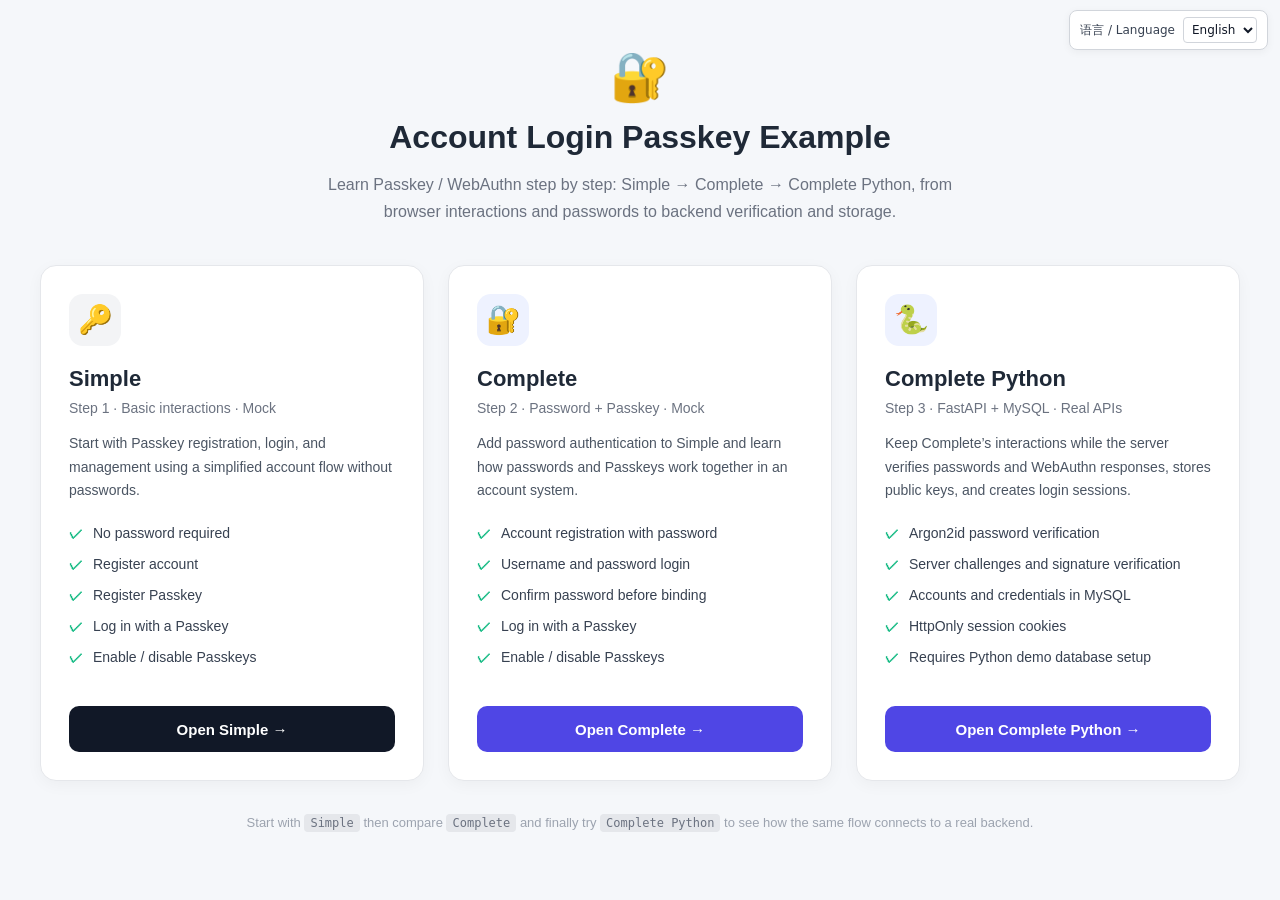
<file: index.html>
<!DOCTYPE html>
<html lang="zh-CN">
<head>
    <meta charset="UTF-8">

    <meta
            name="viewport"
            content="width=device-width, initial-scale=1.0"
    >

    <title>Account Login Passkey Example</title>

    <style>
        * {
            box-sizing: border-box;
        }

        html,
        body {
            margin: 0;
            padding: 0;
            min-height: 100%;
        }

        body {
            display: flex;
            align-items: center;
            justify-content: center;

            min-height: 100vh;
            padding: 24px;

            background: #f5f7fa;
            color: #1f2937;

            font-family: -apple-system,
            BlinkMacSystemFont,
            "Segoe UI",
            Roboto,
            "Helvetica Neue",
            Arial,
            sans-serif;
        }

        .container {
            width: 100%;
            max-width: 1200px;
        }

        .header {
            margin-bottom: 40px;
            text-align: center;
        }

        .logo {
            margin-bottom: 16px;

            font-size: 48px;
            line-height: 1;
        }

        .title {
            margin: 0 0 12px;

            font-size: 32px;
            font-weight: 700;
            line-height: 1.3;
        }

        .description {
            margin: 0 auto;

            max-width: 640px;

            color: #6b7280;

            font-size: 16px;
            line-height: 1.7;
        }

        .modes {
            display: grid;
            grid-template-columns: repeat(3, minmax(0, 1fr));
            gap: 24px;
        }

        .mode {
            display: flex;
            flex-direction: column;

            padding: 28px;

            background: #ffffff;

            border: 1px solid #e5e7eb;
            border-radius: 16px;

            box-shadow: 0 4px 16px rgba(0, 0, 0, 0.04);

            transition: transform 0.2s ease,
            box-shadow 0.2s ease;
        }

        .mode:hover {
            transform: translateY(-3px);

            box-shadow: 0 10px 28px rgba(0, 0, 0, 0.08);
        }

        .mode-icon {
            width: 52px;
            height: 52px;

            display: flex;
            align-items: center;
            justify-content: center;

            margin-bottom: 20px;

            background: #f3f4f6;

            border-radius: 14px;

            font-size: 28px;
        }

        .mode-title {
            margin: 0 0 8px;

            font-size: 22px;
            font-weight: 600;
        }

        .mode-subtitle {
            margin: 0 0 16px;

            color: #6b7280;

            font-size: 14px;
        }

        .mode-description {
            margin: 0 0 20px;

            color: #4b5563;

            font-size: 14px;
            line-height: 1.7;
        }

        .features {
            margin: 0 0 28px;
            padding: 0;

            list-style: none;
        }

        .features li {
            position: relative;

            margin-bottom: 10px;
            padding-left: 24px;

            color: #374151;

            font-size: 14px;
            line-height: 1.5;
        }

        .features li::before {
            content: "✓";

            position: absolute;
            left: 0;
            top: 0;

            color: #10b981;

            font-weight: 600;
        }

        .button {
            display: flex;
            align-items: center;
            justify-content: center;

            width: 100%;
            min-height: 46px;

            margin-top: auto;

            background: #111827;
            color: #ffffff;

            border: none;
            border-radius: 10px;

            font-size: 15px;
            font-weight: 600;

            text-decoration: none;

            transition: background 0.2s ease;
        }

        .button:hover {
            background: #374151;
        }

        .mode.complete .mode-icon {
            background: #eef2ff;
        }

        .mode.complete .button {
            background: #4f46e5;
        }

        .mode.complete .button:hover {
            background: #4338ca;
        }

        .footer {
            margin-top: 32px;

            text-align: center;

            color: #9ca3af;

            font-size: 13px;
            line-height: 1.6;
        }

        .footer code {
            padding: 2px 6px;

            background: #e5e7eb;

            border-radius: 4px;

            color: #6b7280;

            font-size: 12px;
        }

        @media (max-width: 900px) {
            body {
                padding: 20px;
            }

            .header {
                margin-bottom: 28px;
            }

            .title {
                font-size: 26px;
            }

            .modes {
                grid-template-columns: 1fr;
            }

            .mode {
                padding: 24px;
            }
        }
    </style>
    <script src="i18n.js" defer></script>
</head>

<body>

<div class="container">

    <header class="header">
        <div class="logo">
            🔐
        </div>

        <h1 class="title">
            Account Login Passkey Example
        </h1>

        <p class="description">
            Passkey / WebAuthn 登录示例。
            按 Simple → Complete → Complete Python 逐步学习，
            从浏览器交互、密码登录到真实后端验证与存储。
        </p>
    </header>

    <main class="modes">

        <!-- Simple -->
        <section class="mode">

            <div class="mode-icon">
                🔑
            </div>

            <h2 class="mode-title">
                Simple
            </h2>

            <p class="mode-subtitle">
                第一步 · 基础交互 · Mock
            </p>

            <p class="mode-description">
                最简单的 Passkey / WebAuthn 登录示例，
                不包含密码，专注理解 Passkey 的基本注册、
                登录和管理流程。
            </p>

            <ul class="features">
                <li>无需密码</li>
                <li>注册账户</li>
                <li>注册 Passkey</li>
                <li>使用 Passkey 登录</li>
                <li>启用 / 禁用 Passkey</li>
            </ul>

            <a
                    class="button"
                    target="_blank"
                    rel="noopener"
                    href="./simple/web/index.html"
            >
                进入 Simple →
            </a>

        </section>

        <!-- Complete -->
        <section class="mode complete">

            <div class="mode-icon">
                🔐
            </div>

            <h2 class="mode-title">
                Complete
            </h2>

            <p class="mode-subtitle">
                第二步 · 密码 + Passkey · Mock
            </p>

            <p class="mode-description">
                在 Simple 版本基础上增加密码认证，
                用于理解真实账户系统中密码与 Passkey
                如何配合使用。
            </p>

            <ul class="features">
                <li>账户注册 + 密码</li>
                <li>账户名 + 密码登录</li>
                <li>密码验证后注册 Passkey</li>
                <li>使用 Passkey 登录</li>
                <li>启用 / 禁用 Passkey</li>
            </ul>

            <a
                    class="button"
                    target="_blank"
                    rel="noopener"
                    href="./complete/web/index.html"
            >
                进入 Complete →
            </a>

        </section>

        <section class="mode complete">
            <div class="mode-icon">🐍</div>
            <h2 class="mode-title">Complete Python</h2>
            <p class="mode-subtitle">第三步 · FastAPI + MySQL · 真实接口</p>
            <p class="mode-description">
                保留 Complete 的账户交互，由服务器验证密码和 WebAuthn 响应，
                保存凭证公钥并建立真实登录 Session。
            </p>
            <ul class="features">
                <li>Argon2id 密码验证</li>
                <li>服务端 Challenge 与验签</li>
                <li>MySQL 保存账户和凭证</li>
                <li>HttpOnly Cookie 登录态</li>
                <li>需先完成 Python 示例数据库配置</li>
            </ul>
            <a class="button" target="_blank" rel="noopener" href="./complete-python/">
                进入 Complete Python →
            </a>
        </section>

    </main>

    <footer class="footer">
        <p>
            建议先体验
            <code>Simple</code>
            ，再对比
            <code>Complete</code>
            ，最后体验
            <code>Complete Python</code>
            ，了解同一套流程如何接入真实后端。
        </p>
    </footer>

</div>

</body>
</html>
</file>
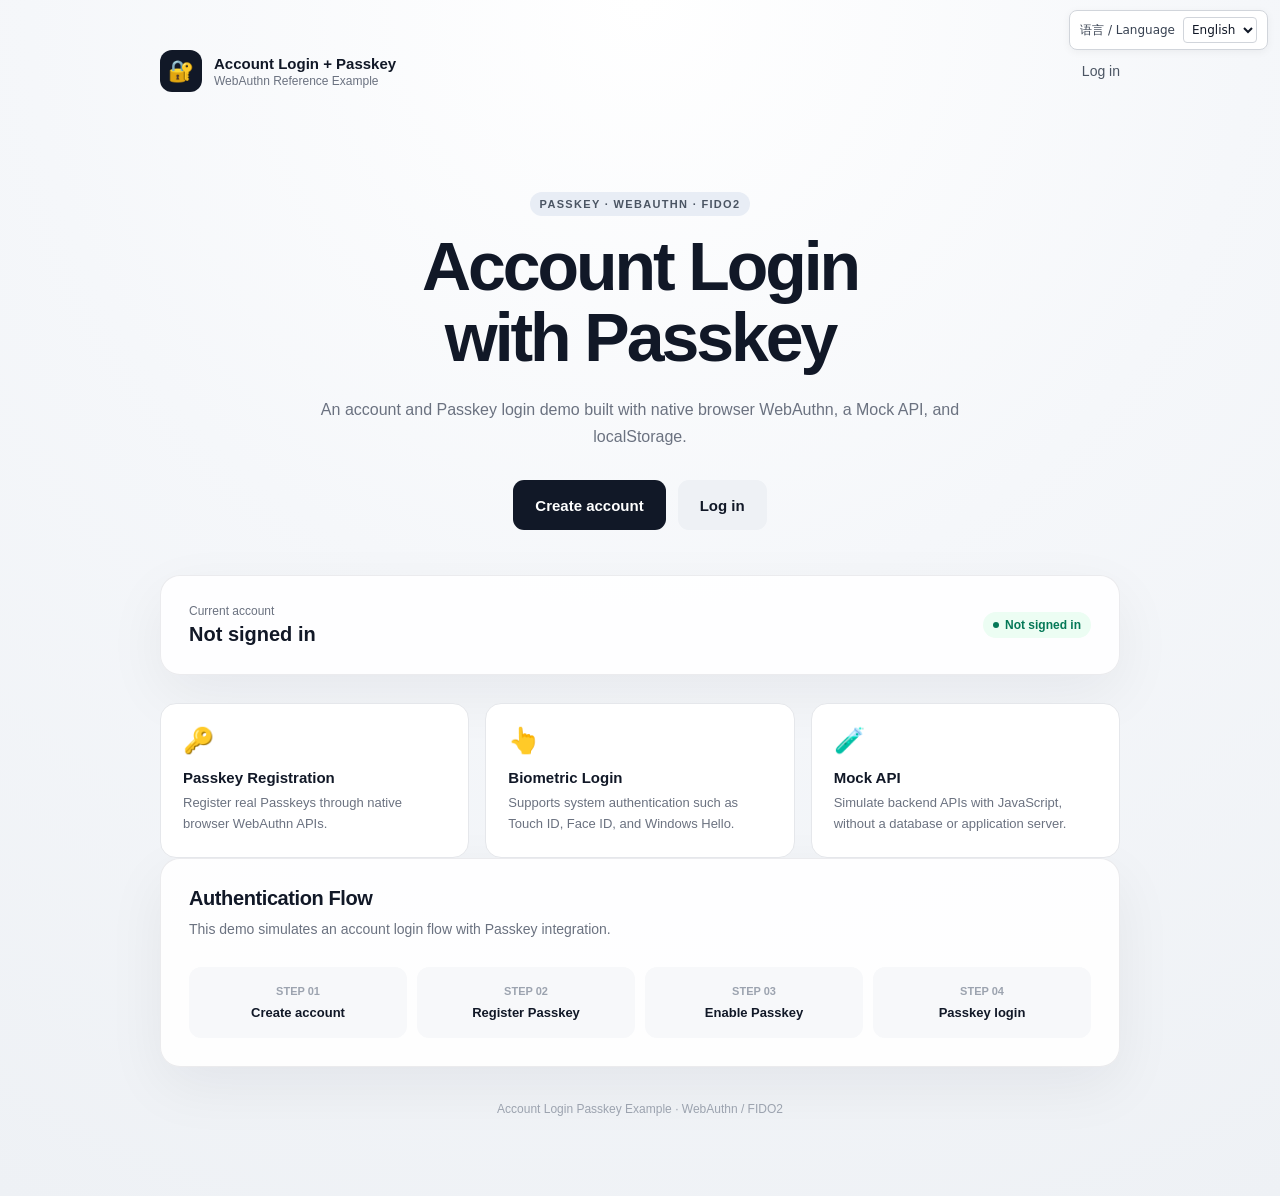
<file: complete/index.html>
<!doctype html>
<html lang="zh-CN">
<head>
    <meta charset="UTF-8">
    <meta name="viewport" content="width=device-width, initial-scale=1.0">
    <title>Account Login + Passkey Complete Example</title>
</head>
<body>
<script type="application/javascript">
    window.location.href = "./web/index.html";
</script>
</body>
</html>
</file>
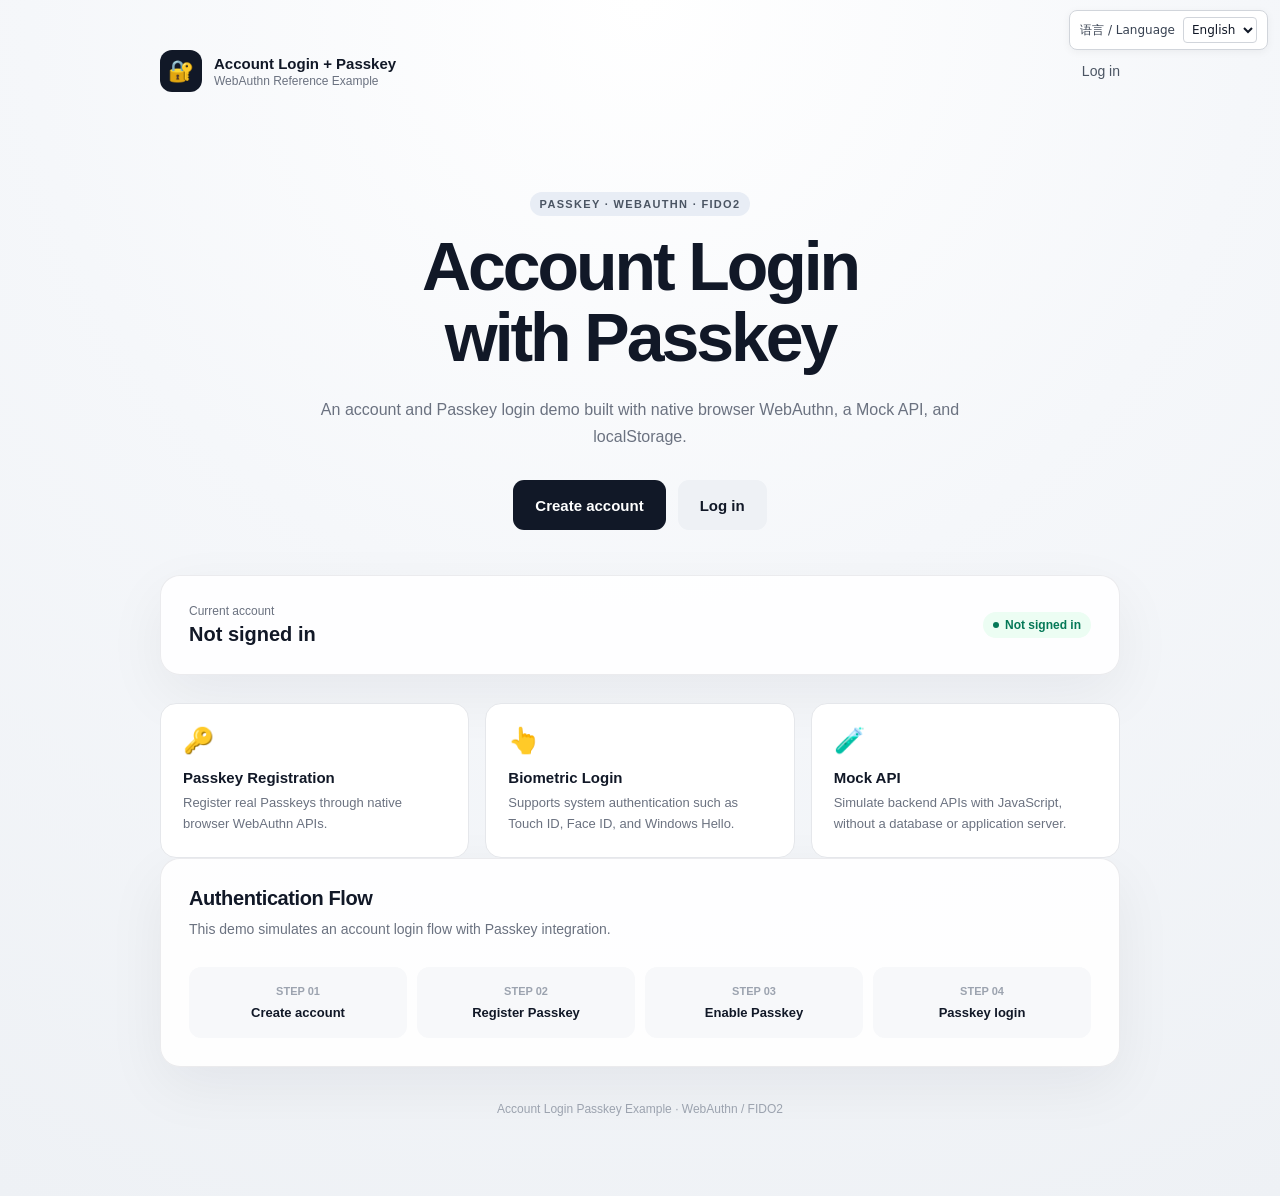
<file: simple/index.html>
<!doctype html>
<html lang="zh-CN">
<head>
    <meta charset="UTF-8">
    <meta name="viewport" content="width=device-width, initial-scale=1.0">
    <title>Account Login + Passkey Simple Example</title>
</head>
<body>
<script type="application/javascript">
    window.location.href = "./web/index.html";
</script>
</body>
</html>
</file>
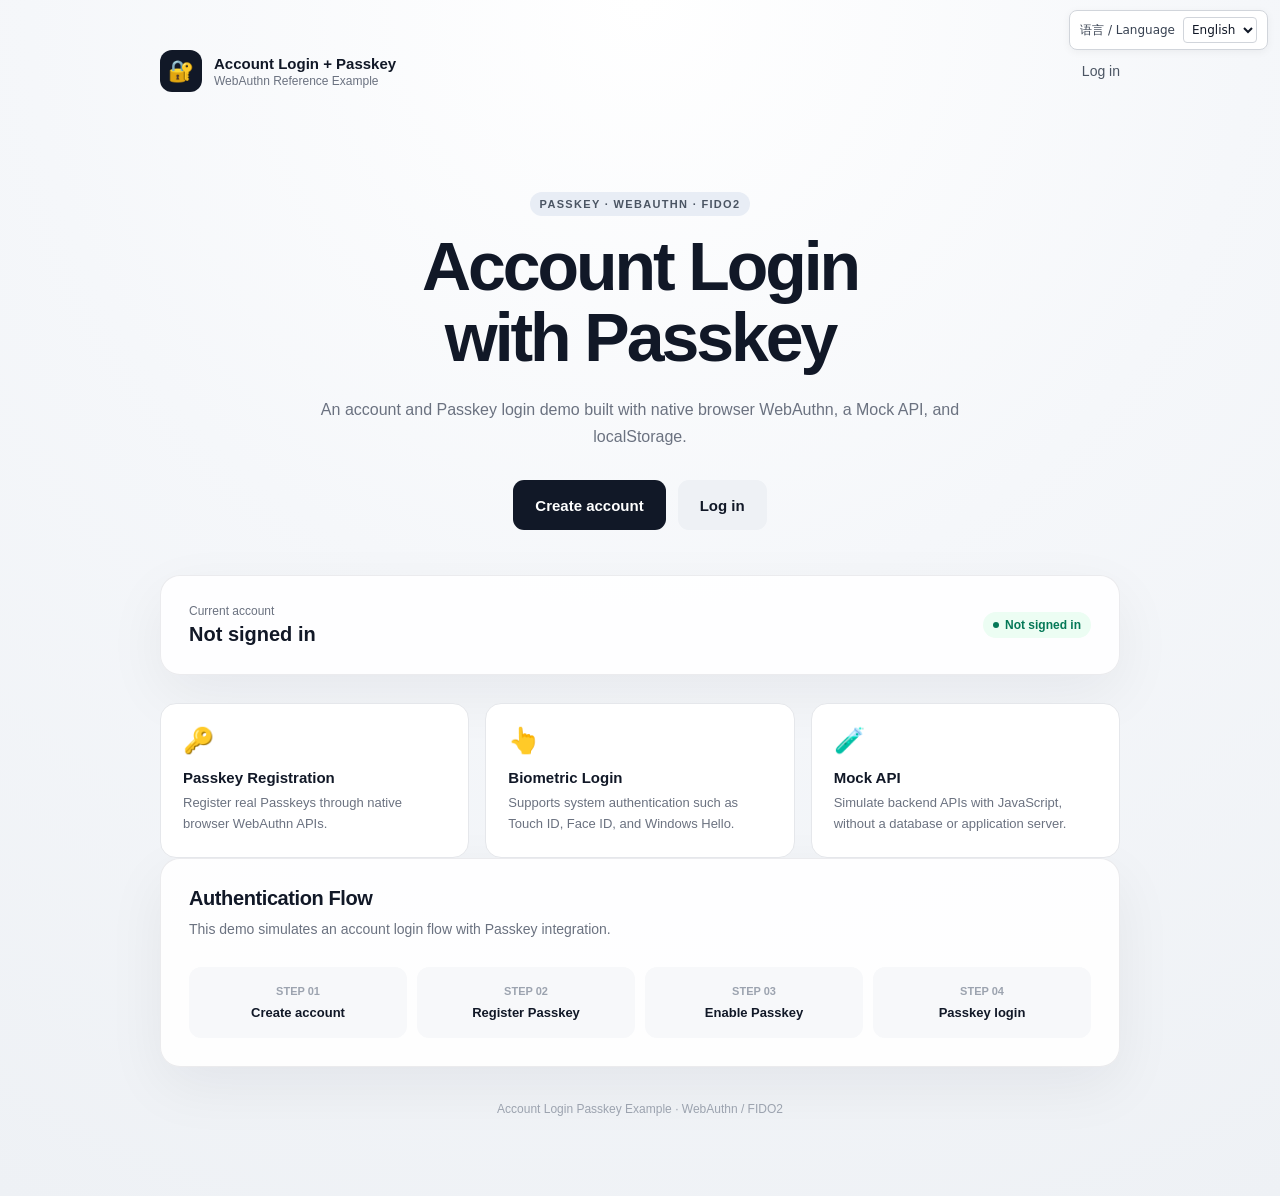
<file: complete/web/index.html>
<!doctype html>
<html lang="zh-CN">

<head>
    <meta charset="UTF-8">

    <meta
            name="viewport"
            content="width=device-width, initial-scale=1.0"
    >

    <title>
        Account Login + Passkey Example
    </title>

    <link
            rel="stylesheet"
            href="style.css"
    >
    <script src="i18n.js" defer></script>
</head>

<body>

<div class="container">

    <header class="header">

        <a
                href="index.html"
                class="brand"
        >
            <div class="brand-icon">
                🔐
            </div>

            <div>
                <div class="brand-title">
                    Account Login + Passkey
                </div>

                <div class="brand-subtitle">
                    WebAuthn Reference Example
                </div>
            </div>
        </a>

        <nav
                id="headerAccount"
                class="header-nav"
        >
            <a href="login.html">
                登录
            </a>
        </nav>

    </header>


    <section class="hero">

        <div class="eyebrow">
            PASSKEY · WEBAUTHN · FIDO2
        </div>

        <h1>
            Account Login
            <br>
            with Passkey
        </h1>

        <p class="hero-description">
            一个使用浏览器原生 WebAuthn API、
            Mock API 和 localStorage 构建的
            Passkey 账户登录完整参考实现。
        </p>

        <div class="hero-actions auth-button">

            <a
                    href="register.html"
                    class="button button-primary button-large"
            >
                创建账户
            </a>

            <a
                    href="login.html"
                    class="button button-secondary button-large"
            >
                登录
            </a>

        </div>

    </section>


    <section class="card">

        <div class="account-panel">

            <div>

                <div class="account-label">
                    当前账户
                </div>

                <div
                        id="homeAccount"
                        class="account-name"
                >
                    未登录
                </div>

            </div>

            <div
                    id="homeStatus"
                    class="status"
            >
                未登录
            </div>

        </div>

    </section>


    <section class="feature-grid">

        <div class="feature">

            <div class="feature-icon">
                🔑
            </div>

            <div class="feature-title">
                Passkey Registration
            </div>

            <div class="feature-description">
                使用浏览器原生 WebAuthn API
                注册真实 Passkey。
            </div>

        </div>


        <div class="feature">

            <div class="feature-icon">
                👆
            </div>

            <div class="feature-title">
                Biometric Login
            </div>

            <div class="feature-description">
                支持 Touch ID、Face ID、
                Windows Hello 等系统认证。
            </div>

        </div>


        <div class="feature">

            <div class="feature-icon">
                🧪
            </div>

            <div class="feature-title">
                Mock API
            </div>

            <div class="feature-description">
                使用 JavaScript 模拟后端接口，
                不需要数据库和真实服务器。
            </div>

        </div>

    </section>


    <section class="card">

        <h2 class="card-title">
            Authentication Flow
        </h2>

        <p class="card-description">
            这个 Demo 模拟一个完整的账户登录
            与 Passkey 集成流程。
        </p>

        <div class="flow">

            <div class="flow-item">

                <div class="flow-number">
                    STEP 01
                </div>

                <div class="flow-title">
                    创建账户
                </div>

            </div>

            <div class="flow-item">

                <div class="flow-number">
                    STEP 02
                </div>

                <div class="flow-title">
                    注册 Passkey
                </div>

            </div>

            <div class="flow-item">

                <div class="flow-number">
                    STEP 03
                </div>

                <div class="flow-title">
                    启用 Passkey
                </div>

            </div>

            <div class="flow-item">

                <div class="flow-number">
                    STEP 04
                </div>

                <div class="flow-title">
                    Passkey 登录
                </div>

            </div>

        </div>

    </section>


    <footer class="footer">
        Account Login Passkey Example ·
        WebAuthn / FIDO2
    </footer>

</div>

<script
        src="../mock/api.js"
></script>

<script
        src="app.js"
></script>

</body>

</html>
</file>
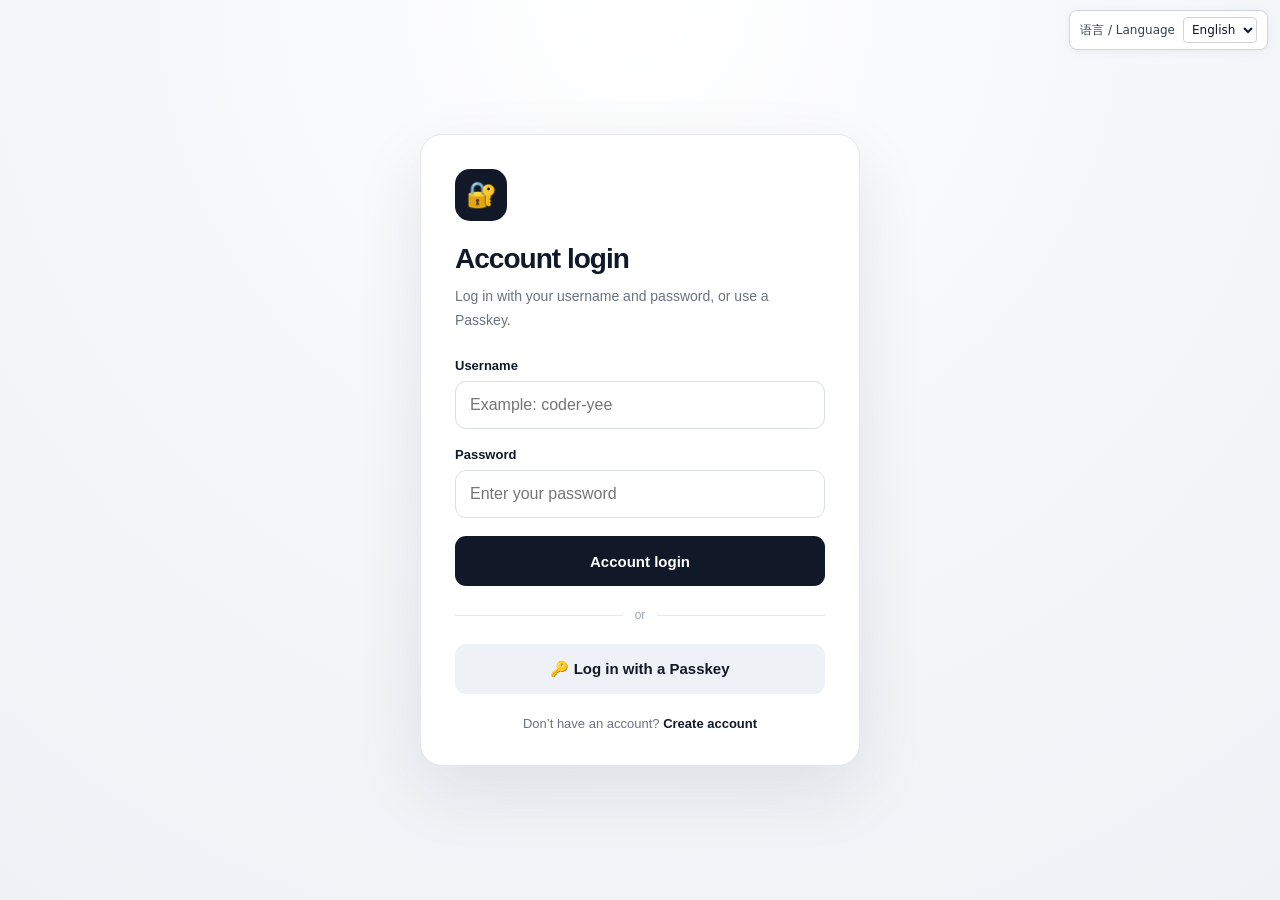
<file: complete-python/web/login.html>
<!doctype html>
<html lang="zh-CN">

<head>

    <meta charset="UTF-8">

    <meta
            name="viewport"
            content="width=device-width, initial-scale=1.0"
    >

    <title>
        登录 · Account Login + Passkey
    </title>

    <link
            rel="stylesheet"
            href="style.css"
    >

    <script src="i18n.js" defer></script>
</head>

<body>

<div class="auth-page">

    <div class="auth-card">

        <div class="auth-logo">
            🔐
        </div>

        <h1 class="auth-title">
            账户登录
        </h1>

        <p class="auth-description">
            使用账户名和密码登录，
            或直接使用 Passkey 登录。
        </p>


        <div
                id="errorMessage"
                class="alert alert-error hidden"
        ></div>


        <div
                id="successMessage"
                class="alert alert-success hidden"
        ></div>


        <!--
            Password Login
        -->

        <form id="loginForm">

            <div class="form-group">

                <label
                        class="form-label"
                        for="username"
                >
                    账户名
                </label>

                <input
                        id="username"
                        class="input"
                        type="text"
                        placeholder="例如：coder-yee"
                        autocomplete="username"
                        required
                >

            </div>


            <div class="form-group">

                <label
                        class="form-label"
                        for="password"
                >
                    密码
                </label>

                <input
                        id="password"
                        class="input"
                        type="password"
                        placeholder="请输入密码"
                        autocomplete="current-password"
                        required
                >

            </div>


            <button
                    id="loginAccountButton"
                    class="button button-primary button-full button-large"
                    type="submit"
            >
                账户登录
            </button>

        </form>


        <div class="divider">
            或
        </div>


        <!--
            Passkey Login
        -->

        <button
                id="passkeyLoginButton"
                class="button button-secondary button-full button-large"
                type="button"
        >
            🔑 使用 Passkey 登录
        </button>


        <div class="auth-footer">

            还没有账户？

            <a href="register.html">
                创建账户
            </a>

        </div>

    </div>

</div>


<script
        src="api.js"
></script>

<script
        src="app.js"
></script>

</body>

</html>
</file>
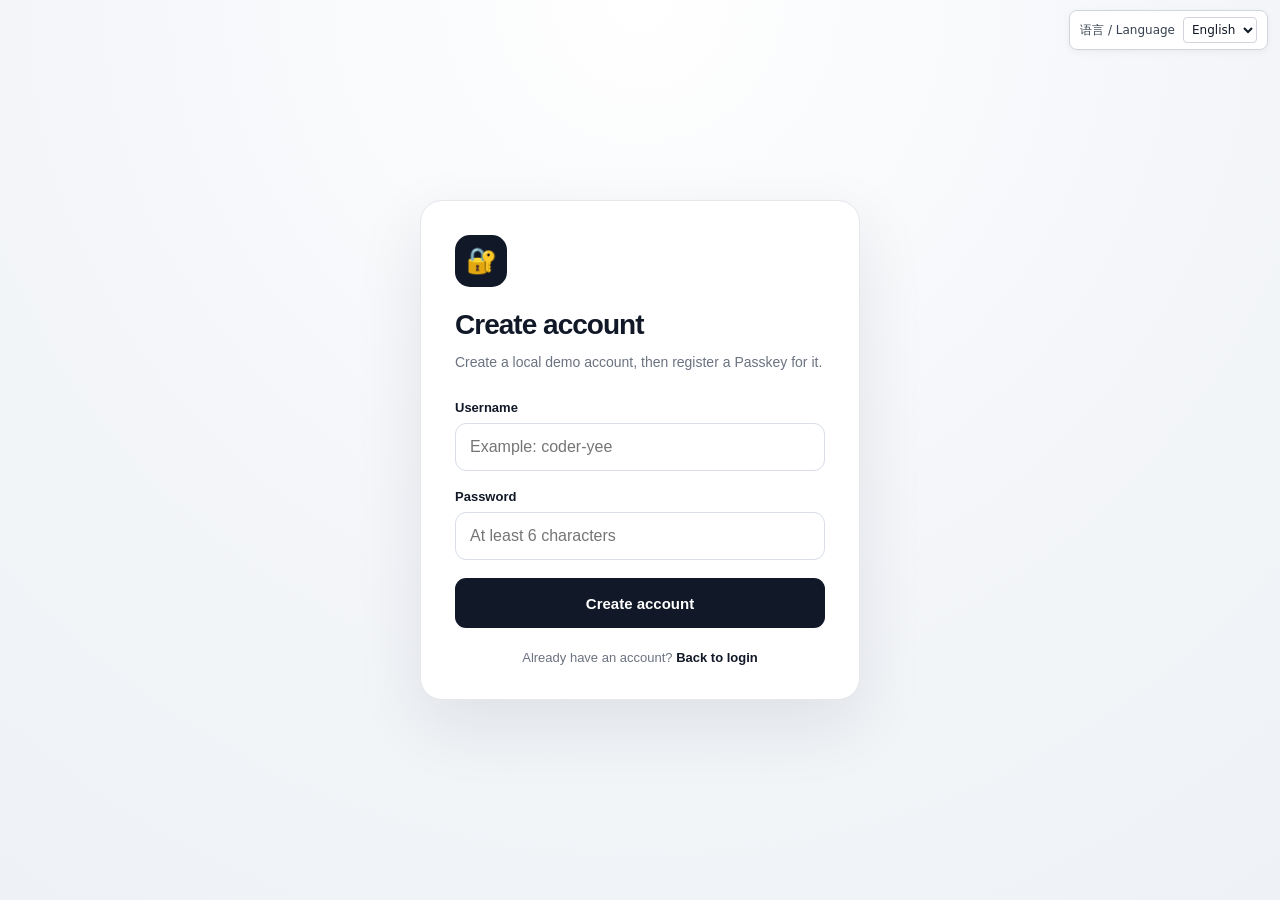
<file: complete-python/web/register.html>
<!doctype html>
<html lang="zh-CN">

<head>

    <meta charset="UTF-8">

    <meta
            name="viewport"
            content="width=device-width, initial-scale=1.0"
    >

    <title>
        创建账户 · Account Login + Passkey
    </title>

    <link
            rel="stylesheet"
            href="style.css"
    >

    <script src="i18n.js" defer></script>
</head>

<body>

<div class="auth-page">

    <div class="auth-card">

        <div class="auth-logo">
            🔐
        </div>

        <h1 class="auth-title">
            创建账户
        </h1>

        <p class="auth-description">
            创建一个本地 Demo 账户，
            然后为账户注册 Passkey。
        </p>


        <div
                id="errorMessage"
                class="alert alert-error hidden"
        ></div>


        <div
                id="successMessage"
                class="alert alert-success hidden"
        ></div>


        <form id="registerForm">

            <div class="form-group">

                <label
                        class="form-label"
                        for="username"
                >
                    账户名
                </label>

                <input
                        id="username"
                        class="input"
                        type="text"
                        placeholder="例如：coder-yee"
                        autocomplete="username"
                        minlength="3"
                        required
                >

            </div>


            <div class="form-group">

                <label
                        class="form-label"
                        for="password"
                >
                    密码
                </label>

                <input
                        id="password"
                        class="input"
                        type="password"
                        placeholder="至少 6 个字符"
                        autocomplete="new-password"
                        minlength="6"
                        required
                >

            </div>


            <button
                    id="registerAccountButton"
                    class="button button-primary button-full button-large"
                    type="submit"
            >
                创建账户
            </button>

        </form>


        <div class="auth-footer">

            已经有账户？

            <a href="login.html">
                返回登录
            </a>

        </div>

    </div>

</div>


<script
        src="api.js"
></script>

<script
        src="app.js"
></script>

</body>

</html>
</file>
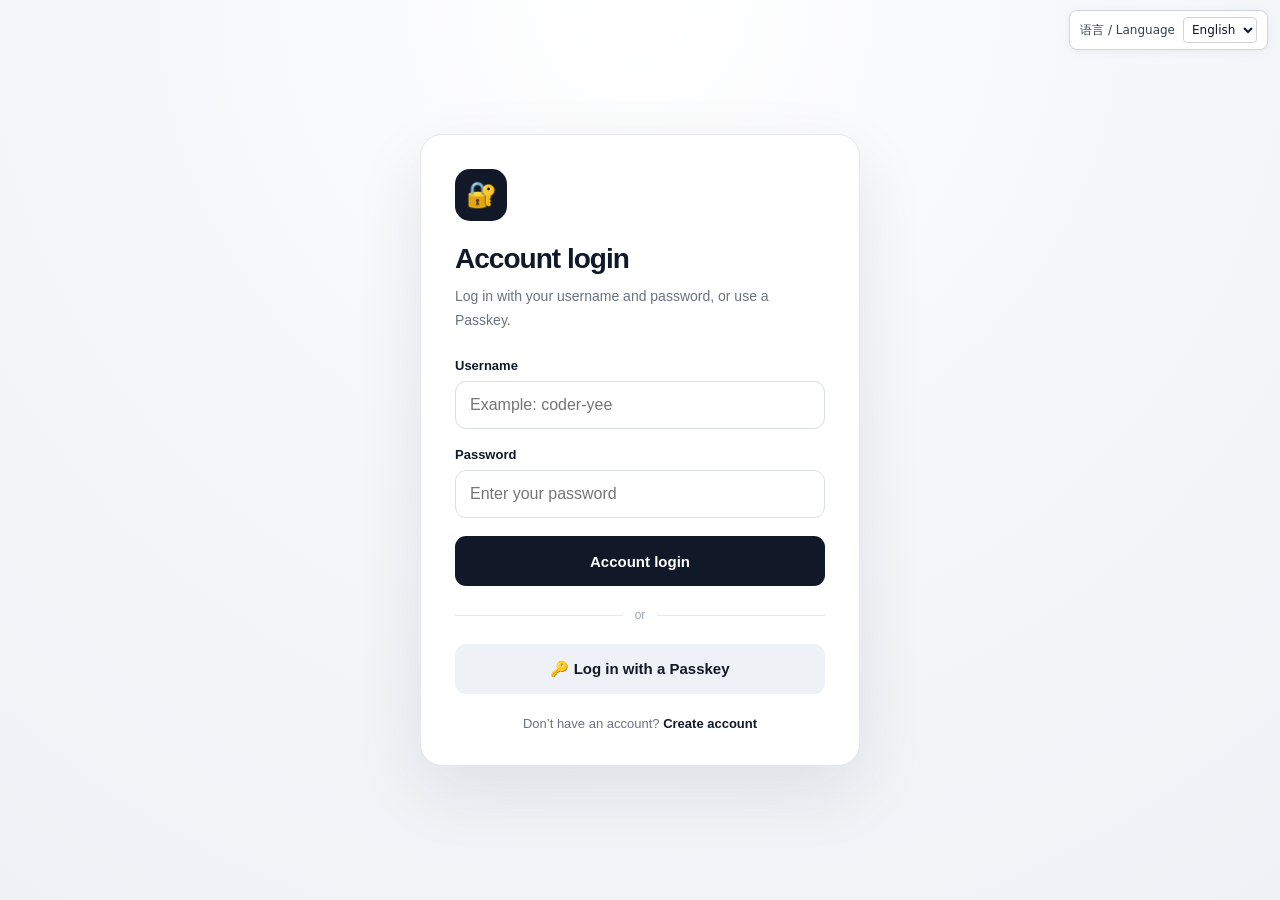
<file: complete/web/login.html>
<!doctype html>
<html lang="zh-CN">

<head>

    <meta charset="UTF-8">

    <meta
            name="viewport"
            content="width=device-width, initial-scale=1.0"
    >

    <title>
        登录 · Account Login + Passkey
    </title>

    <link
            rel="stylesheet"
            href="style.css"
    >

    <script src="i18n.js" defer></script>
</head>

<body>

<div class="auth-page">

    <div class="auth-card">

        <div class="auth-logo">
            🔐
        </div>

        <h1 class="auth-title">
            账户登录
        </h1>

        <p class="auth-description">
            使用账户名和密码登录，
            或直接使用 Passkey 登录。
        </p>


        <div
                id="errorMessage"
                class="alert alert-error hidden"
        ></div>


        <div
                id="successMessage"
                class="alert alert-success hidden"
        ></div>


        <!--
            Traditional Mock Login
        -->

        <form id="loginForm">

            <div class="form-group">

                <label
                        class="form-label"
                        for="username"
                >
                    账户名
                </label>

                <input
                        id="username"
                        class="input"
                        type="text"
                        placeholder="例如：coder-yee"
                        autocomplete="username"
                        required
                >

            </div>


            <div class="form-group">

                <label
                        class="form-label"
                        for="password"
                >
                    密码
                </label>

                <input
                        id="password"
                        class="input"
                        type="password"
                        placeholder="请输入密码"
                        autocomplete="current-password"
                        required
                >

            </div>


            <button
                    id="loginAccountButton"
                    class="button button-primary button-full button-large"
                    type="submit"
            >
                账户登录
            </button>

        </form>


        <div class="divider">
            或
        </div>


        <!--
            Passkey Login
        -->

        <button
                id="passkeyLoginButton"
                class="button button-secondary button-full button-large"
                type="button"
        >
            🔑 使用 Passkey 登录
        </button>


        <div class="auth-footer">

            还没有账户？

            <a href="register.html">
                创建账户
            </a>

        </div>

    </div>

</div>


<script
        src="../mock/api.js"
></script>

<script
        src="app.js"
></script>

</body>

</html>
</file>
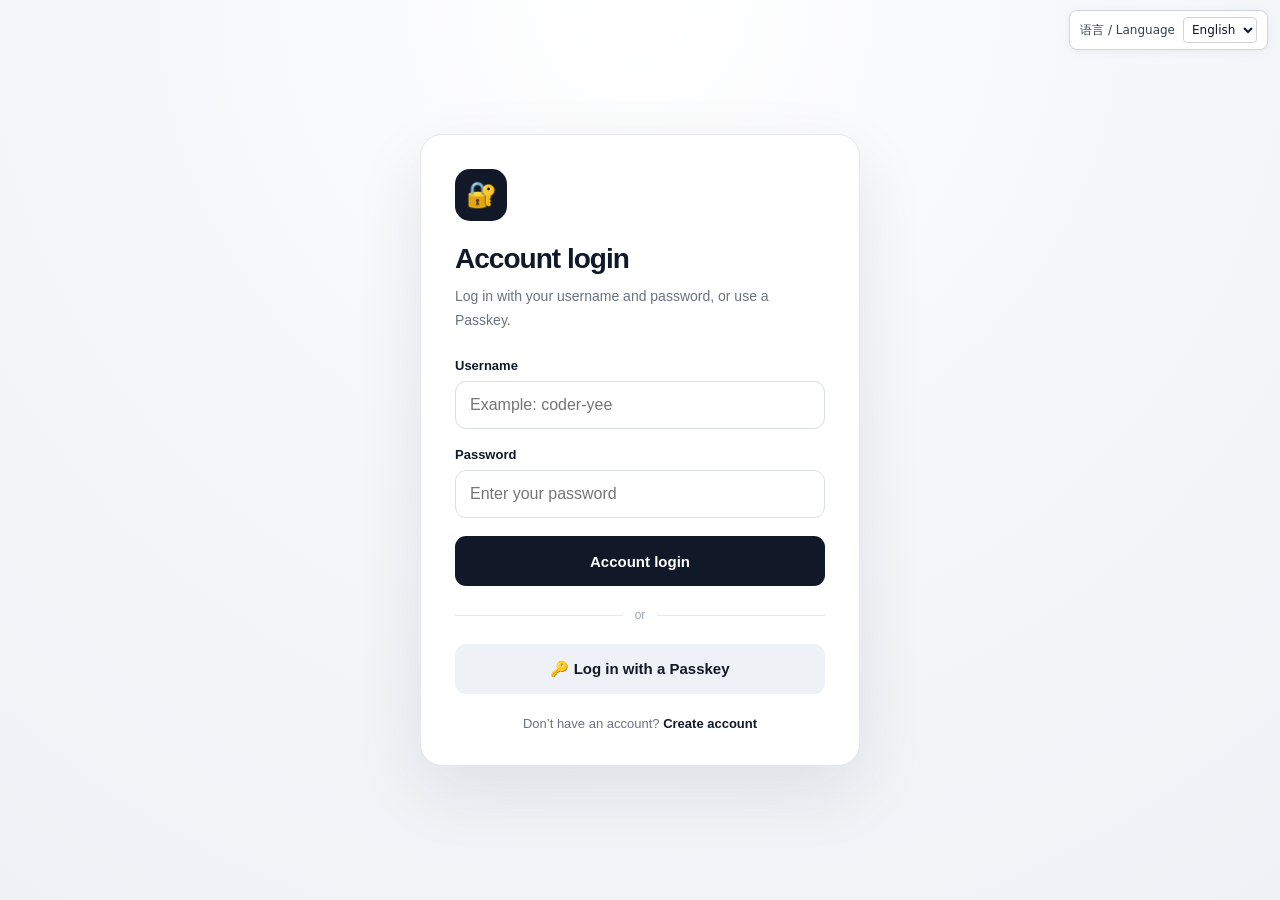
<file: complete/web/passkey.html>
<!doctype html>
<html lang="zh-CN">

<head>

    <meta charset="UTF-8">

    <meta
            name="viewport"
            content="width=device-width, initial-scale=1.0"
    >

    <title>
        Passkey 管理 · Account Login
    </title>

    <link
            rel="stylesheet"
            href="style.css"
    >

    <script src="i18n.js" defer></script>
</head>

<body>

<div class="container">

    <header class="header">

        <a
                href="index.html"
                class="brand"
        >

            <div class="brand-icon">
                🔐
            </div>

            <div>

                <div class="brand-title">
                    Account Login + Passkey
                </div>

                <div class="brand-subtitle">
                    Passkey Management
                </div>

            </div>

        </a>


        <nav
                id="headerAccount"
                class="header-nav"
        ></nav>

    </header>


    <section class="card">

        <h1 class="card-title">
            Passkey 管理
        </h1>

        <p class="card-description">
            管理当前账户已经注册的 Passkey。
            注册新的 Passkey 前需要验证当前账户密码。
            Passkey 本身由浏览器和操作系统安全保存，
            Demo 只保存 Credential 元数据。
        </p>


        <div
                id="errorMessage"
                class="alert alert-error hidden"
        ></div>


        <div
                id="successMessage"
                class="alert alert-success hidden"
        ></div>


        <div class="form-group">

            <label
                    class="form-label"
                    for="password"
            >
                当前账户密码
            </label>

            <input
                    id="password"
                    class="input"
                    type="password"
                    placeholder="请输入当前账户密码"
                    autocomplete="current-password"
                    required
            >

        </div>


        <button
                id="registerPasskeyButton"
                class="button button-primary button-large"
        >
            🔑 验证密码并注册 Passkey
        </button>

    </section>


    <section class="card">

        <h2 class="card-title">
            我的 Passkeys
        </h2>

        <p class="card-description">
            可以为同一个账户注册多个设备上的 Passkey。
        </p>


        <div id="passkeyList">

            <div class="empty">

                <div class="empty-icon">
                    ⏳
                </div>

                <div class="empty-title">
                    正在加载
                </div>

            </div>

        </div>

    </section>


    <section class="card">

        <h2 class="card-title">
            WebAuthn Architecture
        </h2>

        <p class="card-description">
            浏览器负责调用操作系统的 Authenticator，
            Mock API 模拟真实后端的 Challenge、
            Credential 和 Session 管理。
        </p>


        <div class="flow">

            <div class="flow-item">

                <div class="flow-number">
                    CLIENT
                </div>

                <div class="flow-title">
                    HTML / JavaScript
                </div>

            </div>


            <div class="flow-item">

                <div class="flow-number">
                    API
                </div>

                <div class="flow-title">
                    Mock API
                </div>

            </div>


            <div class="flow-item">

                <div class="flow-number">
                    WEB
                </div>

                <div class="flow-title">
                    WebAuthn
                </div>

            </div>


            <div class="flow-item">

                <div class="flow-number">
                    OS
                </div>

                <div class="flow-title">
                    Authenticator
                </div>

            </div>

        </div>

    </section>


    <footer class="footer">

        Passkey / WebAuthn / FIDO2

    </footer>

</div>


<script
        src="../mock/api.js"
></script>

<script
        src="app.js"
></script>

</body>

</html>
</file>
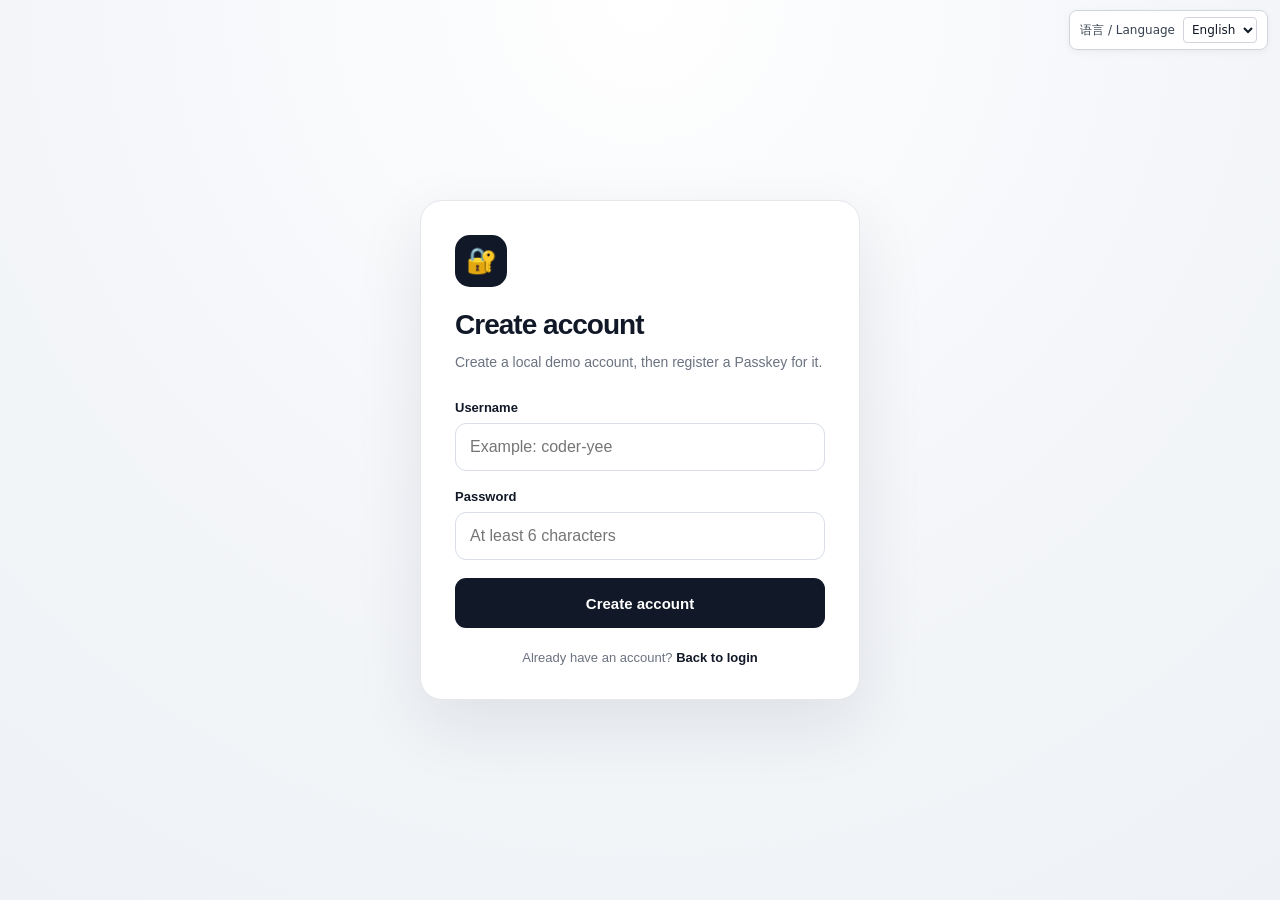
<file: complete/web/register.html>
<!doctype html>
<html lang="zh-CN">

<head>

    <meta charset="UTF-8">

    <meta
            name="viewport"
            content="width=device-width, initial-scale=1.0"
    >

    <title>
        创建账户 · Account Login + Passkey
    </title>

    <link
            rel="stylesheet"
            href="style.css"
    >

    <script src="i18n.js" defer></script>
</head>

<body>

<div class="auth-page">

    <div class="auth-card">

        <div class="auth-logo">
            🔐
        </div>

        <h1 class="auth-title">
            创建账户
        </h1>

        <p class="auth-description">
            创建一个本地 Demo 账户，
            然后为账户注册 Passkey。
        </p>


        <div
                id="errorMessage"
                class="alert alert-error hidden"
        ></div>


        <div
                id="successMessage"
                class="alert alert-success hidden"
        ></div>


        <form id="registerForm">

            <div class="form-group">

                <label
                        class="form-label"
                        for="username"
                >
                    账户名
                </label>

                <input
                        id="username"
                        class="input"
                        type="text"
                        placeholder="例如：coder-yee"
                        autocomplete="username"
                        minlength="3"
                        required
                >

            </div>


            <div class="form-group">

                <label
                        class="form-label"
                        for="password"
                >
                    密码
                </label>

                <input
                        id="password"
                        class="input"
                        type="password"
                        placeholder="至少 6 个字符"
                        autocomplete="new-password"
                        minlength="6"
                        required
                >

            </div>


            <button
                    id="registerAccountButton"
                    class="button button-primary button-full button-large"
                    type="submit"
            >
                创建账户
            </button>

        </form>


        <div class="auth-footer">

            已经有账户？

            <a href="login.html">
                返回登录
            </a>

        </div>

    </div>

</div>


<script
        src="../mock/api.js"
></script>

<script
        src="app.js"
></script>

</body>

</html>
</file>
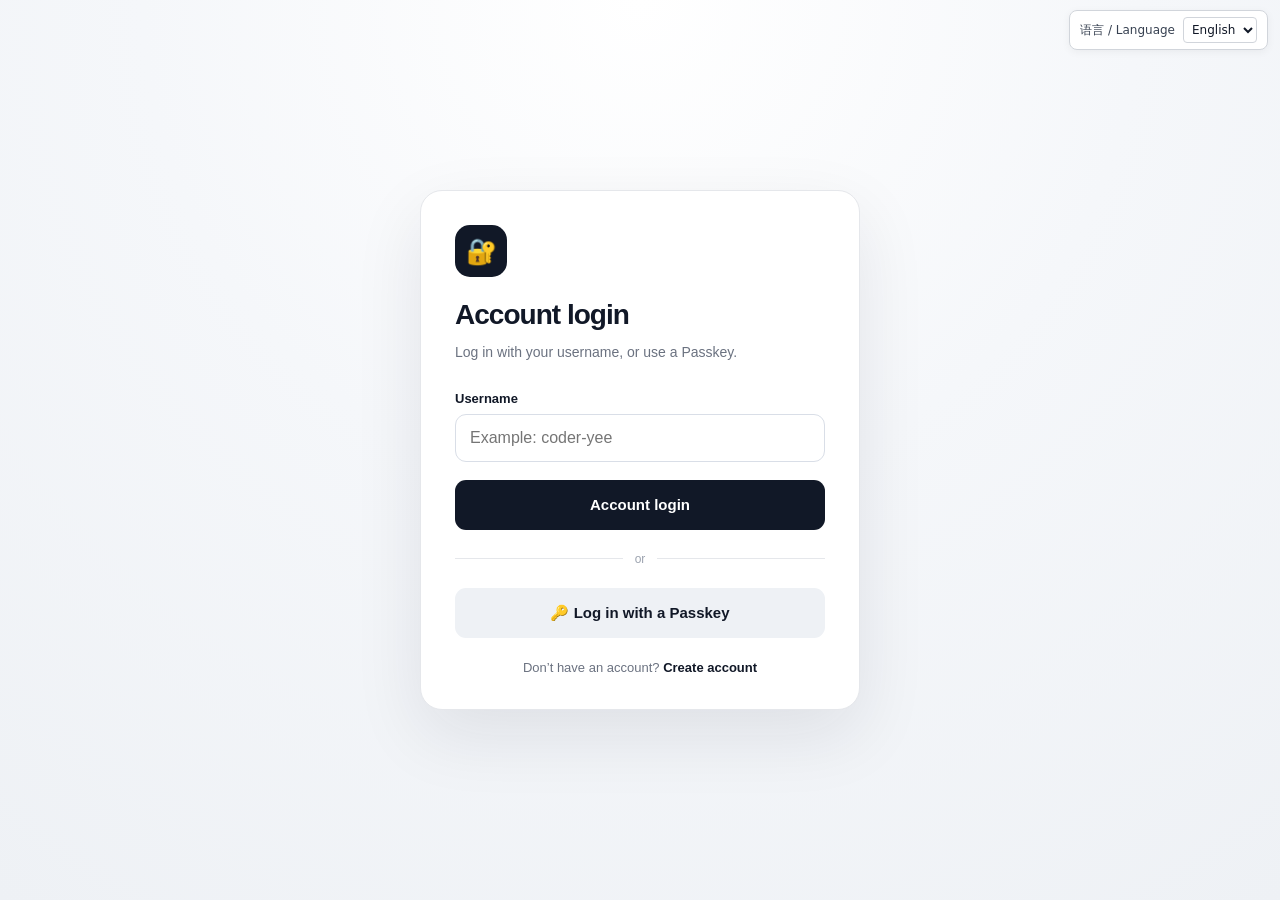
<file: simple/web/login.html>
<!doctype html>
<html lang="zh-CN">

<head>

    <meta charset="UTF-8">

    <meta
            name="viewport"
            content="width=device-width, initial-scale=1.0"
    >

    <title>
        登录 · Account Login + Passkey
    </title>

    <link
            rel="stylesheet"
            href="style.css"
    >

    <script src="i18n.js" defer></script>
</head>

<body>

<div class="auth-page">

    <div class="auth-card">

        <div class="auth-logo">
            🔐
        </div>

        <h1 class="auth-title">
            账户登录
        </h1>

        <p class="auth-description">
            使用账户名登录，
            或直接使用 Passkey 登录。
        </p>


        <div
                id="errorMessage"
                class="alert alert-error hidden"
        ></div>


        <div
                id="successMessage"
                class="alert alert-success hidden"
        ></div>


        <!--
            Traditional Mock Login
        -->

        <form id="loginForm">

            <div class="form-group">

                <label
                        class="form-label"
                        for="username"
                >
                    账户名
                </label>

                <input
                        id="username"
                        class="input"
                        type="text"
                        placeholder="例如：coder-yee"
                        autocomplete="username"
                        required
                >

            </div>


            <button
                    id="loginAccountButton"
                    class="button button-primary button-full button-large"
                    type="submit"
            >
                账户登录
            </button>

        </form>


        <div class="divider">
            或
        </div>


        <!--
            Passkey Login
        -->

        <button
                id="passkeyLoginButton"
                class="button button-secondary button-full button-large"
                type="button"
        >
            🔑 使用 Passkey 登录
        </button>


        <div class="auth-footer">

            还没有账户？

            <a href="register.html">
                创建账户
            </a>

        </div>

    </div>

</div>


<script
        src="../mock/api.js"
></script>

<script
        src="app.js"
></script>

</body>

</html>
</file>
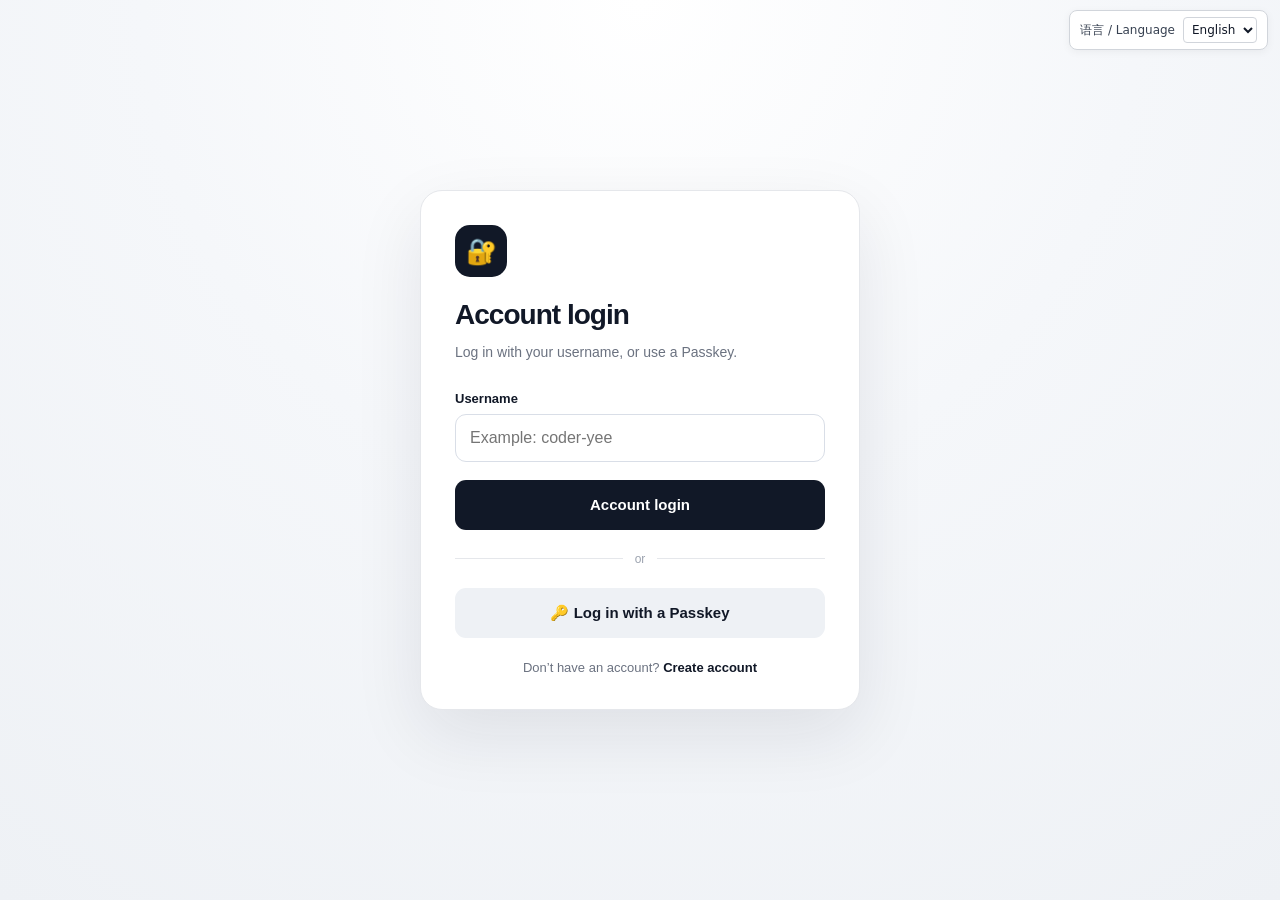
<file: simple/web/passkey.html>
<!doctype html>
<html lang="zh-CN">

<head>

    <meta charset="UTF-8">

    <meta
            name="viewport"
            content="width=device-width, initial-scale=1.0"
    >

    <title>
        Passkey 管理 · Account Login
    </title>

    <link
            rel="stylesheet"
            href="style.css"
    >

    <script src="i18n.js" defer></script>
</head>

<body>

<div class="container">

    <header class="header">

        <a
                href="index.html"
                class="brand"
        >

            <div class="brand-icon">
                🔐
            </div>

            <div>

                <div class="brand-title">
                    Account Login + Passkey
                </div>

                <div class="brand-subtitle">
                    Passkey Management
                </div>

            </div>

        </a>


        <nav
                id="headerAccount"
                class="header-nav"
        ></nav>

    </header>


    <section class="card">

        <h1 class="card-title">
            Passkey 管理
        </h1>

        <p class="card-description">
            管理当前账户已经注册的 Passkey。
            Passkey 本身由浏览器和操作系统安全保存，
            Demo 只保存 Credential 元数据。
        </p>


        <div
                id="errorMessage"
                class="alert alert-error hidden"
        ></div>


        <div
                id="successMessage"
                class="alert alert-success hidden"
        ></div>


        <button
                id="registerPasskeyButton"
                class="button button-primary button-large"
        >
            🔑 注册新的 Passkey
        </button>

    </section>


    <section class="card">

        <h2 class="card-title">
            我的 Passkeys
        </h2>

        <p class="card-description">
            可以为同一个账户注册多个设备上的 Passkey。
        </p>


        <div id="passkeyList">

            <div class="empty">

                <div class="empty-icon">
                    ⏳
                </div>

                <div class="empty-title">
                    正在加载
                </div>

            </div>

        </div>

    </section>


    <section class="card">

        <h2 class="card-title">
            WebAuthn Architecture
        </h2>

        <p class="card-description">
            浏览器负责调用操作系统的 Authenticator，
            Mock API 模拟真实后端的 Challenge、
            Credential 和 Session 管理。
        </p>


        <div class="flow">

            <div class="flow-item">

                <div class="flow-number">
                    CLIENT
                </div>

                <div class="flow-title">
                    HTML / JavaScript
                </div>

            </div>


            <div class="flow-item">

                <div class="flow-number">
                    API
                </div>

                <div class="flow-title">
                    Mock API
                </div>

            </div>


            <div class="flow-item">

                <div class="flow-number">
                    WEB
                </div>

                <div class="flow-title">
                    WebAuthn
                </div>

            </div>


            <div class="flow-item">

                <div class="flow-number">
                    OS
                </div>

                <div class="flow-title">
                    Authenticator
                </div>

            </div>

        </div>

    </section>


    <footer class="footer">

        Passkey / WebAuthn / FIDO2

    </footer>

</div>


<script
        src="../mock/api.js"
></script>

<script
        src="app.js"
></script>

</body>

</html>
</file>
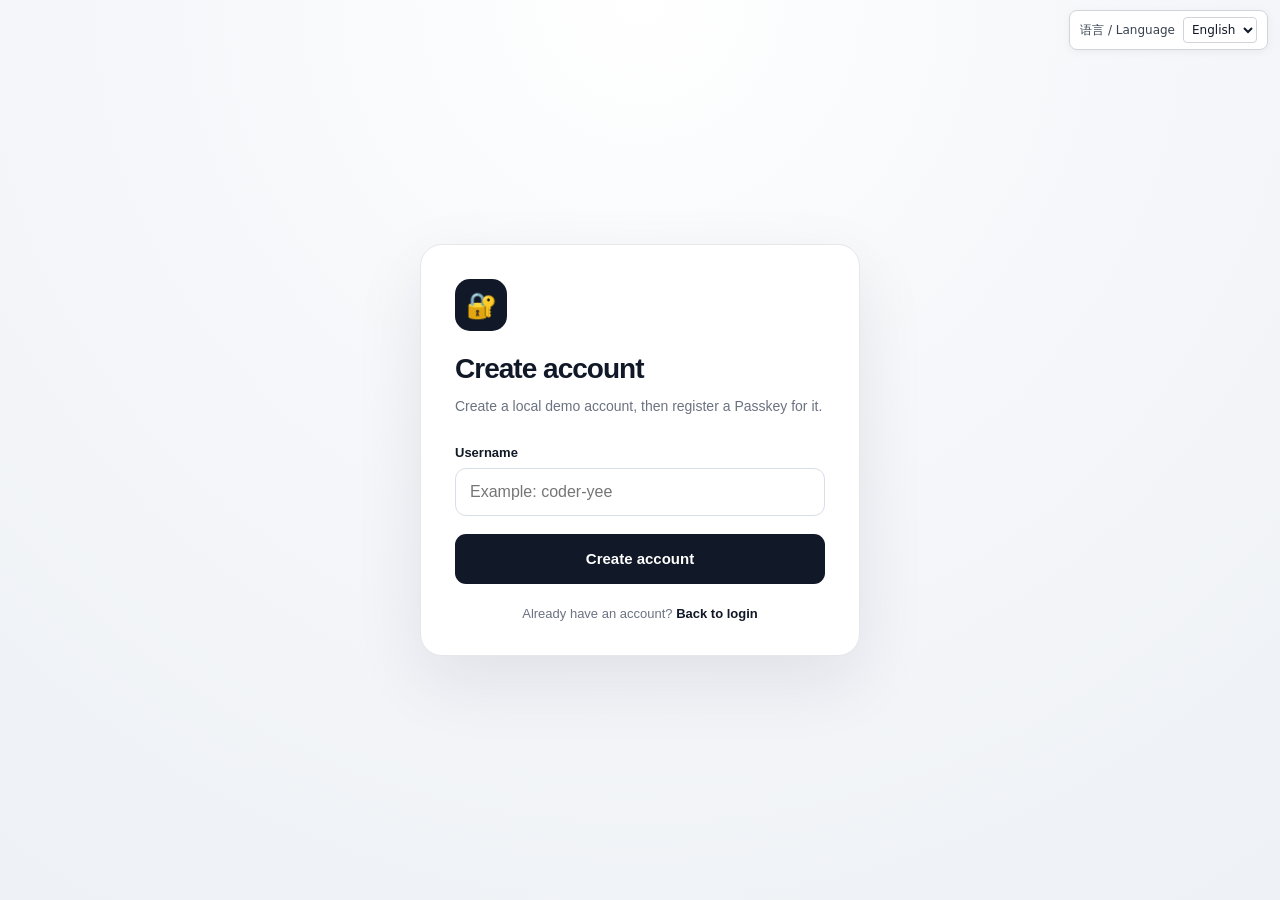
<file: simple/web/register.html>
<!doctype html>
<html lang="zh-CN">

<head>

    <meta charset="UTF-8">

    <meta
            name="viewport"
            content="width=device-width, initial-scale=1.0"
    >

    <title>
        创建账户 · Account Login + Passkey
    </title>

    <link
            rel="stylesheet"
            href="style.css"
    >

    <script src="i18n.js" defer></script>
</head>

<body>

<div class="auth-page">

    <div class="auth-card">

        <div class="auth-logo">
            🔐
        </div>

        <h1 class="auth-title">
            创建账户
        </h1>

        <p class="auth-description">
            创建一个本地 Demo 账户，
            然后为账户注册 Passkey。
        </p>


        <div
                id="errorMessage"
                class="alert alert-error hidden"
        ></div>


        <div
                id="successMessage"
                class="alert alert-success hidden"
        ></div>


        <form id="registerForm">

            <div class="form-group">

                <label
                        class="form-label"
                        for="username"
                >
                    账户名
                </label>

                <input
                        id="username"
                        class="input"
                        type="text"
                        placeholder="例如：coder-yee"
                        autocomplete="username"
                        minlength="3"
                        required
                >

            </div>


            <button
                    id="registerAccountButton"
                    class="button button-primary button-full button-large"
                    type="submit"
            >
                创建账户
            </button>

        </form>


        <div class="auth-footer">

            已经有账户？

            <a href="login.html">
                返回登录
            </a>

        </div>

    </div>

</div>


<script
        src="../mock/api.js"
></script>

<script
        src="app.js"
></script>

</body>

</html>
</file>
<file: complete/web/style.css>
* {
    box-sizing: border-box;
}

:root {
    font-family: -apple-system,
    BlinkMacSystemFont,
    "SF Pro Display",
    "SF Pro Text",
    "Segoe UI",
    sans-serif;

    color: #111827;

    background: #f5f7fa;
}

body {
    margin: 0;

    min-height: 100vh;

    background: radial-gradient(
            circle at top,
            #ffffff 0,
            #f5f7fa 45%,
            #eef1f5 100%
    );
}

a {
    color: inherit;

    text-decoration: none;
}

button,
input {
    font: inherit;
}

button {
    cursor: pointer;
}

button:disabled {
    cursor: not-allowed;

    opacity: .55;
}

/* ------------------------------------------------------------
   Layout
------------------------------------------------------------ */

.container {
    width: min(
            960px,
            calc(100% - 40px)
    );

    margin: 0 auto;

    padding: 50px 0 80px;
}

.narrow {
    width: min(
            480px,
            calc(100% - 40px)
    );
}

/* ------------------------------------------------------------
   Header
------------------------------------------------------------ */

.header {
    display: flex;

    align-items: center;

    justify-content: space-between;

    gap: 20px;

    margin-bottom: 45px;
}

.brand {
    display: flex;

    align-items: center;

    gap: 12px;
}

.brand-icon {
    width: 42px;
    height: 42px;

    display: flex;

    align-items: center;
    justify-content: center;

    border-radius: 12px;

    background: #111827;

    color: white;

    font-size: 21px;
}

.brand-title {
    font-size: 15px;

    font-weight: 700;
}

.brand-subtitle {
    margin-top: 2px;

    font-size: 12px;

    color: #6b7280;
}

.header-nav {
    display: flex;

    align-items: center;

    gap: 18px;

    font-size: 14px;

    color: #4b5563;
}

.header-nav a:hover {
    color: #111827;
}

.header-user {
    font-weight: 600;

    color: #111827;
}

.header-logout {
    border: 0;

    background: transparent;

    color: #6b7280;

    padding: 4px 0;
}

/* ------------------------------------------------------------
   Hero
------------------------------------------------------------ */

.hero {
    text-align: center;

    padding: 55px 20px 45px;
}

.eyebrow {
    display: inline-block;

    margin-bottom: 15px;

    padding: 6px 10px;

    border-radius: 999px;

    background: #e8edf5;

    color: #4b5563;

    font-size: 11px;

    font-weight: 700;

    letter-spacing: .12em;
}

.hero h1 {
    margin: 0;

    font-size: clamp(
            38px,
            7vw,
            68px
    );

    line-height: 1.05;

    letter-spacing: -.045em;
}

.hero-description {
    max-width: 650px;

    margin: 22px auto 0;

    color: #6b7280;

    font-size: 16px;

    line-height: 1.7;
}

.hero-actions {
    display: flex;

    justify-content: center;

    gap: 12px;

    margin-top: 30px;
}

/* ------------------------------------------------------------
   Card
------------------------------------------------------------ */

.card {
    background: rgba(
            255,
            255,
            255,
            .88
    );

    border: 1px solid rgba(
            17,
            24,
            39,
            .08
    );

    border-radius: 20px;

    padding: 28px;

    box-shadow: 0 20px 60px rgba(
            17,
            24,
            39,
            .06
    );
}

.card + .card {
    margin-top: 18px;
}

.card-title {
    margin: 0 0 8px;

    font-size: 20px;

    letter-spacing: -.02em;
}

.card-description {
    margin: 0 0 22px;

    color: #6b7280;

    font-size: 14px;

    line-height: 1.7;
}

/* ------------------------------------------------------------
   Buttons
------------------------------------------------------------ */

.button {
    display: inline-flex;

    align-items: center;

    justify-content: center;

    gap: 8px;

    min-height: 44px;

    padding: 0 17px;

    border: 0;

    border-radius: 11px;

    font-size: 14px;

    font-weight: 650;

    transition: transform .15s,
    opacity .15s,
    background .15s;
}

.button:hover:not(:disabled) {
    transform: translateY(-1px);
}

.button-primary {
    background: #111827;

    color: white;
}

.button-primary:hover:not(:disabled) {
    background: #000;
}

.button-secondary {
    background: #eef1f5;

    color: #111827;
}

.button-danger {
    background: #fff0f0;

    color: #c62828;
}

.button-full {
    width: 100%;
}

.button-large {
    min-height: 50px;

    padding: 0 22px;

    font-size: 15px;
}

/* ------------------------------------------------------------
   Form
------------------------------------------------------------ */

.form-group {
    margin-bottom: 18px;
}

.form-label {
    display: block;

    margin-bottom: 8px;

    font-size: 13px;

    font-weight: 650;
}

.input {
    width: 100%;

    height: 48px;

    padding: 0 14px;

    border: 1px solid #d9dee7;

    border-radius: 11px;

    outline: none;

    background: white;

    color: #111827;

    transition: border-color .15s,
    box-shadow .15s;
}

.input:focus {
    border-color: #111827;

    box-shadow: 0 0 0 3px rgba(
            17,
            24,
            39,
            .08
    );
}

/* ------------------------------------------------------------
   Alerts
------------------------------------------------------------ */

.alert {
    margin-bottom: 18px;

    padding: 12px 14px;

    border-radius: 10px;

    font-size: 13px;

    line-height: 1.5;
}

.alert-error {
    background: #fff1f2;

    color: #be123c;
}

.alert-success {
    background: #ecfdf3;

    color: #047857;
}

.hidden {
    display: none !important;
}

/* ------------------------------------------------------------
   Login
------------------------------------------------------------ */

.auth-page {
    min-height: 100vh;

    display: flex;

    align-items: center;

    justify-content: center;

    padding: 30px;
}

.auth-card {
    width: min(
            440px,
            100%
    );

    background: white;

    border: 1px solid #e5e7eb;

    border-radius: 22px;

    padding: 34px;

    box-shadow: 0 25px 70px rgba(
            17,
            24,
            39,
            .09
    );
}

.auth-logo {
    width: 52px;
    height: 52px;

    display: flex;

    align-items: center;
    justify-content: center;

    margin-bottom: 22px;

    border-radius: 15px;

    background: #111827;

    color: white;

    font-size: 25px;
}

.auth-title {
    margin: 0;

    font-size: 28px;

    letter-spacing: -.035em;
}

.auth-description {
    margin: 10px 0 26px;

    color: #6b7280;

    font-size: 14px;

    line-height: 1.7;
}

.divider {
    display: flex;

    align-items: center;

    gap: 12px;

    margin: 22px 0;

    color: #9ca3af;

    font-size: 12px;
}

.divider::before,
.divider::after {
    content: "";

    flex: 1;

    height: 1px;

    background: #e5e7eb;
}

.auth-footer {
    margin-top: 22px;

    text-align: center;

    color: #6b7280;

    font-size: 13px;
}

.auth-footer a {
    color: #111827;

    font-weight: 650;
}

/* ------------------------------------------------------------
   Feature Grid
------------------------------------------------------------ */

.feature-grid {
    display: grid;

    grid-template-columns:
        repeat(
            3,
            1fr
        );

    gap: 16px;

    margin-top: 28px;
}

.feature {
    padding: 22px;

    background: white;

    border: 1px solid #e5e7eb;

    border-radius: 16px;
}

.feature-icon {
    font-size: 25px;

    margin-bottom: 14px;
}

.feature-title {
    margin-bottom: 7px;

    font-size: 15px;

    font-weight: 700;
}

.feature-description {
    color: #6b7280;

    font-size: 13px;

    line-height: 1.6;
}

/* ------------------------------------------------------------
   Account
------------------------------------------------------------ */

.account-panel {
    display: flex;

    align-items: center;

    justify-content: space-between;

    gap: 20px;
}

.account-label {
    color: #6b7280;

    font-size: 12px;

    margin-bottom: 5px;
}

.account-name {
    font-size: 20px;

    font-weight: 700;
}

.status {
    display: inline-flex;

    align-items: center;

    gap: 6px;

    padding: 6px 10px;

    border-radius: 999px;

    background: #ecfdf3;

    color: #047857;

    font-size: 12px;

    font-weight: 650;
}

.status::before {
    content: "";

    width: 6px;
    height: 6px;

    border-radius: 50%;

    background: currentColor;
}

/* ------------------------------------------------------------
   Passkey
------------------------------------------------------------ */

.passkey-item {
    display: flex;

    align-items: center;

    gap: 16px;

    padding: 18px 0;

    border-top: 1px solid #edf0f3;
}

.passkey-item:first-child {
    border-top: 0;
}

.passkey-icon {
    width: 46px;
    height: 46px;

    display: flex;

    align-items: center;
    justify-content: center;

    flex: 0 0 auto;

    border-radius: 13px;

    background: #f1f4f8;

    font-size: 22px;
}

.passkey-content {
    flex: 1;

    min-width: 0;
}

.passkey-name {
    margin-bottom: 5px;

    font-size: 15px;

    font-weight: 700;
}

.passkey-id {
    overflow: hidden;

    text-overflow: ellipsis;

    white-space: nowrap;

    color: #9ca3af;

    font-family: ui-monospace,
    SFMono-Regular,
    Menlo,
    monospace;

    font-size: 11px;
}

.passkey-meta {
    display: flex;

    flex-wrap: wrap;

    gap: 12px;

    margin-top: 8px;

    color: #6b7280;

    font-size: 11px;
}

.status-enabled {
    color: #047857;

    font-weight: 650;
}

.status-disabled {
    color: #be123c;

    font-weight: 650;
}

/* ------------------------------------------------------------
   Empty
------------------------------------------------------------ */

.empty {
    padding: 45px 20px;

    text-align: center;

    color: #6b7280;
}

.empty-icon {
    margin-bottom: 14px;

    font-size: 38px;
}

.empty-title {
    margin-bottom: 7px;

    color: #111827;

    font-size: 16px;

    font-weight: 700;
}

.empty-description {
    max-width: 440px;

    margin: 0 auto;

    font-size: 13px;

    line-height: 1.7;
}

/* ------------------------------------------------------------
   Flow
------------------------------------------------------------ */

.flow {
    display: grid;

    grid-template-columns:
        repeat(
            4,
            1fr
        );

    gap: 10px;

    margin-top: 25px;
}

.flow-item {
    padding: 18px 12px;

    text-align: center;

    background: #f7f8fa;

    border-radius: 12px;
}

.flow-number {
    margin-bottom: 8px;

    color: #9ca3af;

    font-size: 11px;

    font-weight: 700;
}

.flow-title {
    font-size: 13px;

    font-weight: 650;
}

/* ------------------------------------------------------------
   Footer
------------------------------------------------------------ */

.footer {
    padding-top: 35px;

    text-align: center;

    color: #9ca3af;

    font-size: 12px;
}

/* ------------------------------------------------------------
   Responsive
------------------------------------------------------------ */

@media (max-width: 760px) {
    .container {
        padding-top: 30px;
    }

    .header {
        align-items: flex-start;
    }

    .header-nav {
        gap: 10px;
    }

    .feature-grid {
        grid-template-columns: 1fr;
    }

    .flow {
        grid-template-columns: 1fr 1fr;
    }

    .account-panel {
        align-items: flex-start;

        flex-direction: column;
    }

    .passkey-item {
        align-items: flex-start;

        flex-wrap: wrap;
    }

    .passkey-action {
        width: 100%;
    }

    .passkey-action .button {
        width: 100%;
    }
}

@media (max-width: 480px) {
    .container {
        width: min(
                100% - 24px,
                960px
        );
    }

    .hero {
        padding-top: 30px;
    }

    .hero-actions {
        flex-direction: column;
    }

    .hero-actions .button {
        width: 100%;
    }

    .auth-page {
        padding: 12px;
    }

    .auth-card {
        padding: 25px 20px;
    }
}
</file>
<file: complete-python/web/style.css>
* {
    box-sizing: border-box;
}

:root {
    font-family:
            -apple-system,
            BlinkMacSystemFont,
            "SF Pro Display",
            "SF Pro Text",
            "Segoe UI",
            sans-serif;

    color: #111827;

    background: #f5f7fa;
}

body {
    margin: 0;

    min-height: 100vh;

    background:
            radial-gradient(
                    circle at top,
                    #ffffff 0,
                    #f5f7fa 45%,
                    #eef1f5 100%
            );
}

a {
    color: inherit;

    text-decoration: none;
}

button,
input {
    font: inherit;
}

button {
    cursor: pointer;
}

button:disabled {
    cursor: not-allowed;

    opacity: .55;
}

/* ------------------------------------------------------------
   Layout
------------------------------------------------------------ */

.container {
    width: min(
            960px,
            calc(100% - 40px)
    );

    margin: 0 auto;

    padding:
            50px
            0
            80px;
}

.narrow {
    width: min(
            480px,
            calc(100% - 40px)
    );
}

/* ------------------------------------------------------------
   Header
------------------------------------------------------------ */

.header {
    display: flex;

    align-items: center;

    justify-content: space-between;

    gap: 20px;

    margin-bottom: 45px;
}

.brand {
    display: flex;

    align-items: center;

    gap: 12px;
}

.brand-icon {
    width: 42px;
    height: 42px;

    display: flex;

    align-items: center;
    justify-content: center;

    border-radius: 12px;

    background: #111827;

    color: white;

    font-size: 21px;
}

.brand-title {
    font-size: 15px;

    font-weight: 700;
}

.brand-subtitle {
    margin-top: 2px;

    font-size: 12px;

    color: #6b7280;
}

.header-nav {
    display: flex;

    align-items: center;

    gap: 18px;

    font-size: 14px;

    color: #4b5563;
}

.header-nav a:hover {
    color: #111827;
}

.header-user {
    font-weight: 600;

    color: #111827;
}

.header-logout {
    border: 0;

    background: transparent;

    color: #6b7280;

    padding: 4px 0;
}

/* ------------------------------------------------------------
   Hero
------------------------------------------------------------ */

.hero {
    text-align: center;

    padding:
            55px
            20px
            45px;
}

.eyebrow {
    display: inline-block;

    margin-bottom: 15px;

    padding:
            6px
            10px;

    border-radius: 999px;

    background: #e8edf5;

    color: #4b5563;

    font-size: 11px;

    font-weight: 700;

    letter-spacing: .12em;
}

.hero h1 {
    margin: 0;

    font-size: clamp(
            38px,
            7vw,
            68px
    );

    line-height: 1.05;

    letter-spacing: -.045em;
}

.hero-description {
    max-width: 650px;

    margin:
            22px
            auto
            0;

    color: #6b7280;

    font-size: 16px;

    line-height: 1.7;
}

.hero-actions {
    display: flex;

    justify-content: center;

    gap: 12px;

    margin-top: 30px;
}

/* ------------------------------------------------------------
   Card
------------------------------------------------------------ */

.card {
    background: rgba(
            255,
            255,
            255,
            .88
    );

    border:
            1px solid
            rgba(
                    17,
                    24,
                    39,
                    .08
            );

    border-radius: 20px;

    padding: 28px;

    box-shadow:
            0 20px 60px
            rgba(
                    17,
                    24,
                    39,
                    .06
            );
}

.card + .card {
    margin-top: 18px;
}

.card-title {
    margin: 0 0 8px;

    font-size: 20px;

    letter-spacing: -.02em;
}

.card-description {
    margin: 0 0 22px;

    color: #6b7280;

    font-size: 14px;

    line-height: 1.7;
}

/* ------------------------------------------------------------
   Buttons
------------------------------------------------------------ */

.button {
    display: inline-flex;

    align-items: center;

    justify-content: center;

    gap: 8px;

    min-height: 44px;

    padding:
            0
            17px;

    border: 0;

    border-radius: 11px;

    font-size: 14px;

    font-weight: 650;

    transition:
            transform .15s,
            opacity .15s,
            background .15s;
}

.button:hover:not(:disabled) {
    transform: translateY(-1px);
}

.button-primary {
    background: #111827;

    color: white;
}

.button-primary:hover:not(:disabled) {
    background: #000;
}

.button-secondary {
    background: #eef1f5;

    color: #111827;
}

.button-danger {
    background: #fff0f0;

    color: #c62828;
}

.button-full {
    width: 100%;
}

.button-large {
    min-height: 50px;

    padding:
            0
            22px;

    font-size: 15px;
}

/* ------------------------------------------------------------
   Form
------------------------------------------------------------ */

.form-group {
    margin-bottom: 18px;
}

.form-label {
    display: block;

    margin-bottom: 8px;

    font-size: 13px;

    font-weight: 650;
}

.input {
    width: 100%;

    height: 48px;

    padding:
            0
            14px;

    border:
            1px solid
            #d9dee7;

    border-radius: 11px;

    outline: none;

    background: white;

    color: #111827;

    transition:
            border-color .15s,
            box-shadow .15s;
}

.input:focus {
    border-color: #111827;

    box-shadow:
            0 0 0 3px
            rgba(
                    17,
                    24,
                    39,
                    .08
            );
}

/* ------------------------------------------------------------
   Alerts
------------------------------------------------------------ */

.alert {
    margin-bottom: 18px;

    padding:
            12px
            14px;

    border-radius: 10px;

    font-size: 13px;

    line-height: 1.5;
}

.alert-error {
    background: #fff1f2;

    color: #be123c;
}

.alert-success {
    background: #ecfdf3;

    color: #047857;
}

.hidden {
    display: none !important;
}

/* ------------------------------------------------------------
   Login
------------------------------------------------------------ */

.auth-page {
    min-height: 100vh;

    display: flex;

    align-items: center;

    justify-content: center;

    padding: 30px;
}

.auth-card {
    width: min(
            440px,
            100%
    );

    background: white;

    border:
            1px solid
            #e5e7eb;

    border-radius: 22px;

    padding: 34px;

    box-shadow:
            0 25px 70px
            rgba(
                    17,
                    24,
                    39,
                    .09
            );
}

.auth-logo {
    width: 52px;
    height: 52px;

    display: flex;

    align-items: center;
    justify-content: center;

    margin-bottom: 22px;

    border-radius: 15px;

    background: #111827;

    color: white;

    font-size: 25px;
}

.auth-title {
    margin: 0;

    font-size: 28px;

    letter-spacing: -.035em;
}

.auth-description {
    margin:
            10px
            0
            26px;

    color: #6b7280;

    font-size: 14px;

    line-height: 1.7;
}

.divider {
    display: flex;

    align-items: center;

    gap: 12px;

    margin:
            22px
            0;

    color: #9ca3af;

    font-size: 12px;
}

.divider::before,
.divider::after {
    content: "";

    flex: 1;

    height: 1px;

    background: #e5e7eb;
}

.auth-footer {
    margin-top: 22px;

    text-align: center;

    color: #6b7280;

    font-size: 13px;
}

.auth-footer a {
    color: #111827;

    font-weight: 650;
}

/* ------------------------------------------------------------
   Feature Grid
------------------------------------------------------------ */

.feature-grid {
    display: grid;

    grid-template-columns:
        repeat(
            3,
            1fr
        );

    gap: 16px;

    margin-top: 28px;
}

.feature {
    padding: 22px;

    background: white;

    border:
            1px solid
            #e5e7eb;

    border-radius: 16px;
}

.feature-icon {
    font-size: 25px;

    margin-bottom: 14px;
}

.feature-title {
    margin-bottom: 7px;

    font-size: 15px;

    font-weight: 700;
}

.feature-description {
    color: #6b7280;

    font-size: 13px;

    line-height: 1.6;
}

/* ------------------------------------------------------------
   Account
------------------------------------------------------------ */

.account-panel {
    display: flex;

    align-items: center;

    justify-content: space-between;

    gap: 20px;
}

.account-label {
    color: #6b7280;

    font-size: 12px;

    margin-bottom: 5px;
}

.account-name {
    font-size: 20px;

    font-weight: 700;
}

.status {
    display: inline-flex;

    align-items: center;

    gap: 6px;

    padding:
            6px
            10px;

    border-radius: 999px;

    background: #ecfdf3;

    color: #047857;

    font-size: 12px;

    font-weight: 650;
}

.status::before {
    content: "";

    width: 6px;
    height: 6px;

    border-radius: 50%;

    background: currentColor;
}

/* ------------------------------------------------------------
   Passkey
------------------------------------------------------------ */

.passkey-item {
    display: flex;

    align-items: center;

    gap: 16px;

    padding:
            18px
            0;

    border-top:
            1px solid
            #edf0f3;
}

.passkey-item:first-child {
    border-top: 0;
}

.passkey-icon {
    width: 46px;
    height: 46px;

    display: flex;

    align-items: center;
    justify-content: center;

    flex: 0 0 auto;

    border-radius: 13px;

    background: #f1f4f8;

    font-size: 22px;
}

.passkey-content {
    flex: 1;

    min-width: 0;
}

.passkey-name {
    margin-bottom: 5px;

    font-size: 15px;

    font-weight: 700;
}

.passkey-id {
    overflow: hidden;

    text-overflow: ellipsis;

    white-space: nowrap;

    color: #9ca3af;

    font-family:
            ui-monospace,
            SFMono-Regular,
            Menlo,
            monospace;

    font-size: 11px;
}

.passkey-meta {
    display: flex;

    flex-wrap: wrap;

    gap: 12px;

    margin-top: 8px;

    color: #6b7280;

    font-size: 11px;
}

.status-enabled {
    color: #047857;

    font-weight: 650;
}

.status-disabled {
    color: #be123c;

    font-weight: 650;
}

/* ------------------------------------------------------------
   Empty
------------------------------------------------------------ */

.empty {
    padding:
            45px
            20px;

    text-align: center;

    color: #6b7280;
}

.empty-icon {
    margin-bottom: 14px;

    font-size: 38px;
}

.empty-title {
    margin-bottom: 7px;

    color: #111827;

    font-size: 16px;

    font-weight: 700;
}

.empty-description {
    max-width: 440px;

    margin: 0 auto;

    font-size: 13px;

    line-height: 1.7;
}

/* ------------------------------------------------------------
   Flow
------------------------------------------------------------ */

.flow {
    display: grid;

    grid-template-columns:
        repeat(
            4,
            1fr
        );

    gap: 10px;

    margin-top: 25px;
}

.flow-item {
    padding: 18px 12px;

    text-align: center;

    background: #f7f8fa;

    border-radius: 12px;
}

.flow-number {
    margin-bottom: 8px;

    color: #9ca3af;

    font-size: 11px;

    font-weight: 700;
}

.flow-title {
    font-size: 13px;

    font-weight: 650;
}

/* ------------------------------------------------------------
   Footer
------------------------------------------------------------ */

.footer {
    padding-top: 35px;

    text-align: center;

    color: #9ca3af;

    font-size: 12px;
}

/* ------------------------------------------------------------
   Responsive
------------------------------------------------------------ */

@media (max-width: 760px) {
    .container {
        padding-top: 30px;
    }

    .header {
        align-items: flex-start;
    }

    .header-nav {
        gap: 10px;
    }

    .feature-grid {
        grid-template-columns: 1fr;
    }

    .flow {
        grid-template-columns: 1fr 1fr;
    }

    .account-panel {
        align-items: flex-start;

        flex-direction: column;
    }

    .passkey-item {
        align-items: flex-start;

        flex-wrap: wrap;
    }

    .passkey-action {
        width: 100%;
    }

    .passkey-action .button {
        width: 100%;
    }
}

@media (max-width: 480px) {
    .container {
        width: min(
                100% - 24px,
                960px
        );
    }

    .hero {
        padding-top: 30px;
    }

    .hero-actions {
        flex-direction: column;
    }

    .hero-actions .button {
        width: 100%;
    }

    .auth-page {
        padding: 12px;
    }

    .auth-card {
        padding: 25px 20px;
    }
}
</file>
<file: simple/web/style.css>
* {
    box-sizing: border-box;
}

:root {
    font-family: -apple-system,
    BlinkMacSystemFont,
    "SF Pro Display",
    "SF Pro Text",
    "Segoe UI",
    sans-serif;

    color: #111827;

    background: #f5f7fa;
}

body {
    margin: 0;

    min-height: 100vh;

    background: radial-gradient(
            circle at top,
            #ffffff 0,
            #f5f7fa 45%,
            #eef1f5 100%
    );
}

a {
    color: inherit;

    text-decoration: none;
}

button,
input {
    font: inherit;
}

button {
    cursor: pointer;
}

button:disabled {
    cursor: not-allowed;

    opacity: .55;
}

/* ------------------------------------------------------------
   Layout
------------------------------------------------------------ */

.container {
    width: min(
            960px,
            calc(100% - 40px)
    );

    margin: 0 auto;

    padding: 50px 0 80px;
}

.narrow {
    width: min(
            480px,
            calc(100% - 40px)
    );
}

/* ------------------------------------------------------------
   Header
------------------------------------------------------------ */

.header {
    display: flex;

    align-items: center;

    justify-content: space-between;

    gap: 20px;

    margin-bottom: 45px;
}

.brand {
    display: flex;

    align-items: center;

    gap: 12px;
}

.brand-icon {
    width: 42px;
    height: 42px;

    display: flex;

    align-items: center;
    justify-content: center;

    border-radius: 12px;

    background: #111827;

    color: white;

    font-size: 21px;
}

.brand-title {
    font-size: 15px;

    font-weight: 700;
}

.brand-subtitle {
    margin-top: 2px;

    font-size: 12px;

    color: #6b7280;
}

.header-nav {
    display: flex;

    align-items: center;

    gap: 18px;

    font-size: 14px;

    color: #4b5563;
}

.header-nav a:hover {
    color: #111827;
}

.header-user {
    font-weight: 600;

    color: #111827;
}

.header-logout {
    border: 0;

    background: transparent;

    color: #6b7280;

    padding: 4px 0;
}

/* ------------------------------------------------------------
   Hero
------------------------------------------------------------ */

.hero {
    text-align: center;

    padding: 55px 20px 45px;
}

.eyebrow {
    display: inline-block;

    margin-bottom: 15px;

    padding: 6px 10px;

    border-radius: 999px;

    background: #e8edf5;

    color: #4b5563;

    font-size: 11px;

    font-weight: 700;

    letter-spacing: .12em;
}

.hero h1 {
    margin: 0;

    font-size: clamp(
            38px,
            7vw,
            68px
    );

    line-height: 1.05;

    letter-spacing: -.045em;
}

.hero-description {
    max-width: 650px;

    margin: 22px auto 0;

    color: #6b7280;

    font-size: 16px;

    line-height: 1.7;
}

.hero-actions {
    display: flex;

    justify-content: center;

    gap: 12px;

    margin-top: 30px;
}

/* ------------------------------------------------------------
   Card
------------------------------------------------------------ */

.card {
    background: rgba(
            255,
            255,
            255,
            .88
    );

    border: 1px solid rgba(
            17,
            24,
            39,
            .08
    );

    border-radius: 20px;

    padding: 28px;

    box-shadow: 0 20px 60px rgba(
            17,
            24,
            39,
            .06
    );
}

.card + .card {
    margin-top: 18px;
}

.card-title {
    margin: 0 0 8px;

    font-size: 20px;

    letter-spacing: -.02em;
}

.card-description {
    margin: 0 0 22px;

    color: #6b7280;

    font-size: 14px;

    line-height: 1.7;
}

/* ------------------------------------------------------------
   Buttons
------------------------------------------------------------ */

.button {
    display: inline-flex;

    align-items: center;

    justify-content: center;

    gap: 8px;

    min-height: 44px;

    padding: 0 17px;

    border: 0;

    border-radius: 11px;

    font-size: 14px;

    font-weight: 650;

    transition: transform .15s,
    opacity .15s,
    background .15s;
}

.button:hover:not(:disabled) {
    transform: translateY(-1px);
}

.button-primary {
    background: #111827;

    color: white;
}

.button-primary:hover:not(:disabled) {
    background: #000;
}

.button-secondary {
    background: #eef1f5;

    color: #111827;
}

.button-danger {
    background: #fff0f0;

    color: #c62828;
}

.button-full {
    width: 100%;
}

.button-large {
    min-height: 50px;

    padding: 0 22px;

    font-size: 15px;
}

/* ------------------------------------------------------------
   Form
------------------------------------------------------------ */

.form-group {
    margin-bottom: 18px;
}

.form-label {
    display: block;

    margin-bottom: 8px;

    font-size: 13px;

    font-weight: 650;
}

.input {
    width: 100%;

    height: 48px;

    padding: 0 14px;

    border: 1px solid #d9dee7;

    border-radius: 11px;

    outline: none;

    background: white;

    color: #111827;

    transition: border-color .15s,
    box-shadow .15s;
}

.input:focus {
    border-color: #111827;

    box-shadow: 0 0 0 3px rgba(
            17,
            24,
            39,
            .08
    );
}

/* ------------------------------------------------------------
   Alerts
------------------------------------------------------------ */

.alert {
    margin-bottom: 18px;

    padding: 12px 14px;

    border-radius: 10px;

    font-size: 13px;

    line-height: 1.5;
}

.alert-error {
    background: #fff1f2;

    color: #be123c;
}

.alert-success {
    background: #ecfdf3;

    color: #047857;
}

.hidden {
    display: none !important;
}

/* ------------------------------------------------------------
   Login
------------------------------------------------------------ */

.auth-page {
    min-height: 100vh;

    display: flex;

    align-items: center;

    justify-content: center;

    padding: 30px;
}

.auth-card {
    width: min(
            440px,
            100%
    );

    background: white;

    border: 1px solid #e5e7eb;

    border-radius: 22px;

    padding: 34px;

    box-shadow: 0 25px 70px rgba(
            17,
            24,
            39,
            .09
    );
}

.auth-logo {
    width: 52px;
    height: 52px;

    display: flex;

    align-items: center;
    justify-content: center;

    margin-bottom: 22px;

    border-radius: 15px;

    background: #111827;

    color: white;

    font-size: 25px;
}

.auth-title {
    margin: 0;

    font-size: 28px;

    letter-spacing: -.035em;
}

.auth-description {
    margin: 10px 0 26px;

    color: #6b7280;

    font-size: 14px;

    line-height: 1.7;
}

.divider {
    display: flex;

    align-items: center;

    gap: 12px;

    margin: 22px 0;

    color: #9ca3af;

    font-size: 12px;
}

.divider::before,
.divider::after {
    content: "";

    flex: 1;

    height: 1px;

    background: #e5e7eb;
}

.auth-footer {
    margin-top: 22px;

    text-align: center;

    color: #6b7280;

    font-size: 13px;
}

.auth-footer a {
    color: #111827;

    font-weight: 650;
}

/* ------------------------------------------------------------
   Feature Grid
------------------------------------------------------------ */

.feature-grid {
    display: grid;

    grid-template-columns:
        repeat(
            3,
            1fr
        );

    gap: 16px;

    margin-top: 28px;
}

.feature {
    padding: 22px;

    background: white;

    border: 1px solid #e5e7eb;

    border-radius: 16px;
}

.feature-icon {
    font-size: 25px;

    margin-bottom: 14px;
}

.feature-title {
    margin-bottom: 7px;

    font-size: 15px;

    font-weight: 700;
}

.feature-description {
    color: #6b7280;

    font-size: 13px;

    line-height: 1.6;
}

/* ------------------------------------------------------------
   Account
------------------------------------------------------------ */

.account-panel {
    display: flex;

    align-items: center;

    justify-content: space-between;

    gap: 20px;
}

.account-label {
    color: #6b7280;

    font-size: 12px;

    margin-bottom: 5px;
}

.account-name {
    font-size: 20px;

    font-weight: 700;
}

.status {
    display: inline-flex;

    align-items: center;

    gap: 6px;

    padding: 6px 10px;

    border-radius: 999px;

    background: #ecfdf3;

    color: #047857;

    font-size: 12px;

    font-weight: 650;
}

.status::before {
    content: "";

    width: 6px;
    height: 6px;

    border-radius: 50%;

    background: currentColor;
}

/* ------------------------------------------------------------
   Passkey
------------------------------------------------------------ */

.passkey-item {
    display: flex;

    align-items: center;

    gap: 16px;

    padding: 18px 0;

    border-top: 1px solid #edf0f3;
}

.passkey-item:first-child {
    border-top: 0;
}

.passkey-icon {
    width: 46px;
    height: 46px;

    display: flex;

    align-items: center;
    justify-content: center;

    flex: 0 0 auto;

    border-radius: 13px;

    background: #f1f4f8;

    font-size: 22px;
}

.passkey-content {
    flex: 1;

    min-width: 0;
}

.passkey-name {
    margin-bottom: 5px;

    font-size: 15px;

    font-weight: 700;
}

.passkey-id {
    overflow: hidden;

    text-overflow: ellipsis;

    white-space: nowrap;

    color: #9ca3af;

    font-family: ui-monospace,
    SFMono-Regular,
    Menlo,
    monospace;

    font-size: 11px;
}

.passkey-meta {
    display: flex;

    flex-wrap: wrap;

    gap: 12px;

    margin-top: 8px;

    color: #6b7280;

    font-size: 11px;
}

.status-enabled {
    color: #047857;

    font-weight: 650;
}

.status-disabled {
    color: #be123c;

    font-weight: 650;
}

/* ------------------------------------------------------------
   Empty
------------------------------------------------------------ */

.empty {
    padding: 45px 20px;

    text-align: center;

    color: #6b7280;
}

.empty-icon {
    margin-bottom: 14px;

    font-size: 38px;
}

.empty-title {
    margin-bottom: 7px;

    color: #111827;

    font-size: 16px;

    font-weight: 700;
}

.empty-description {
    max-width: 440px;

    margin: 0 auto;

    font-size: 13px;

    line-height: 1.7;
}

/* ------------------------------------------------------------
   Flow
------------------------------------------------------------ */

.flow {
    display: grid;

    grid-template-columns:
        repeat(
            4,
            1fr
        );

    gap: 10px;

    margin-top: 25px;
}

.flow-item {
    padding: 18px 12px;

    text-align: center;

    background: #f7f8fa;

    border-radius: 12px;
}

.flow-number {
    margin-bottom: 8px;

    color: #9ca3af;

    font-size: 11px;

    font-weight: 700;
}

.flow-title {
    font-size: 13px;

    font-weight: 650;
}

/* ------------------------------------------------------------
   Footer
------------------------------------------------------------ */

.footer {
    padding-top: 35px;

    text-align: center;

    color: #9ca3af;

    font-size: 12px;
}

/* ------------------------------------------------------------
   Responsive
------------------------------------------------------------ */

@media (max-width: 760px) {
    .container {
        padding-top: 30px;
    }

    .header {
        align-items: flex-start;
    }

    .header-nav {
        gap: 10px;
    }

    .feature-grid {
        grid-template-columns: 1fr;
    }

    .flow {
        grid-template-columns: 1fr 1fr;
    }

    .account-panel {
        align-items: flex-start;

        flex-direction: column;
    }

    .passkey-item {
        align-items: flex-start;

        flex-wrap: wrap;
    }

    .passkey-action {
        width: 100%;
    }

    .passkey-action .button {
        width: 100%;
    }
}

@media (max-width: 480px) {
    .container {
        width: min(
                100% - 24px,
                960px
        );
    }

    .hero {
        padding-top: 30px;
    }

    .hero-actions {
        flex-direction: column;
    }

    .hero-actions .button {
        width: 100%;
    }

    .auth-page {
        padding: 12px;
    }

    .auth-card {
        padding: 25px 20px;
    }
}
</file>
